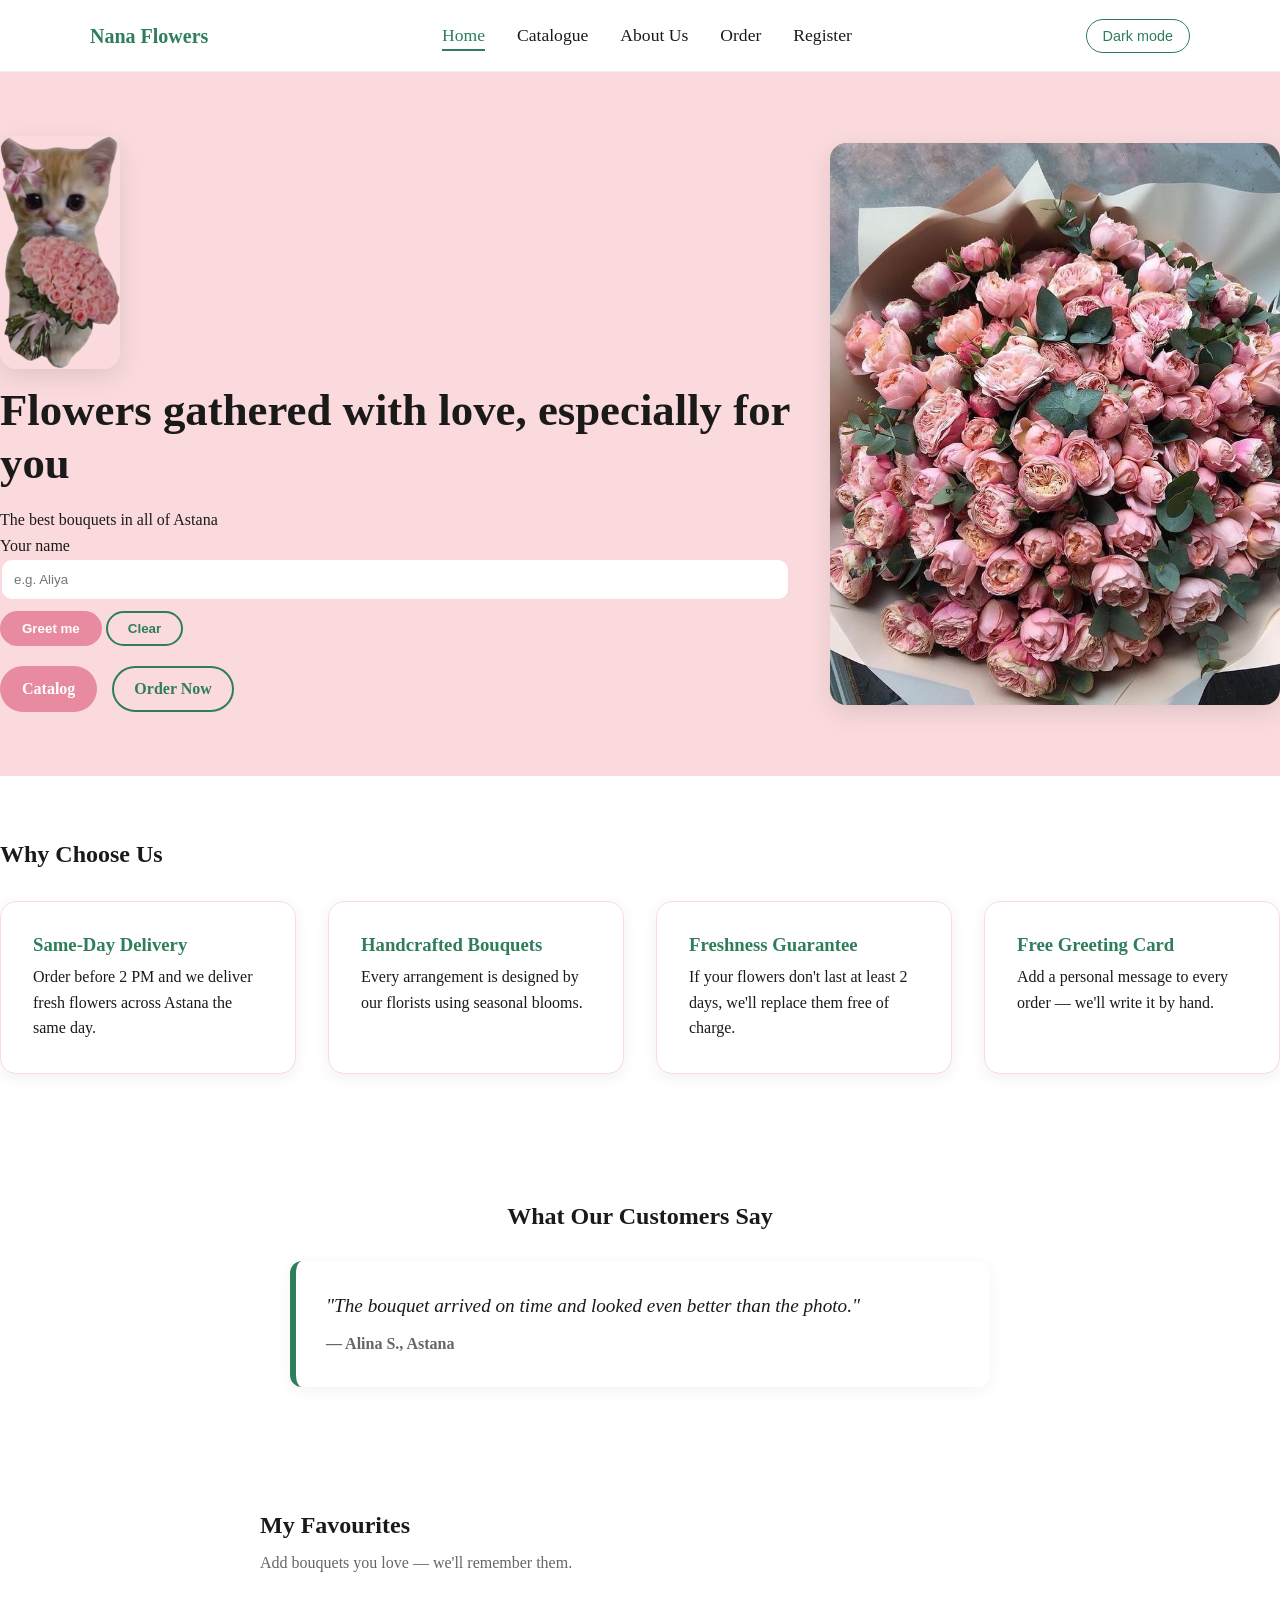
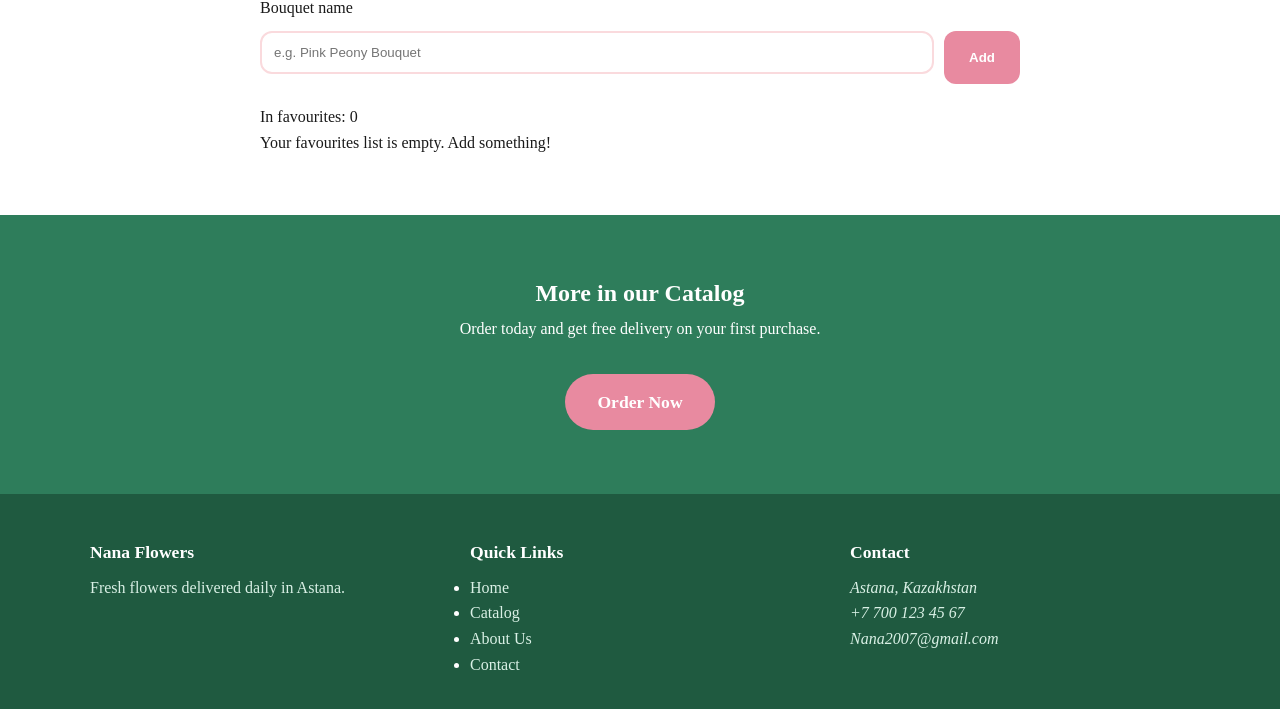
<file: index.html>
<!DOCTYPE html>
<html>
<head>
  <meta charset="UTF-8">
  <meta name="viewport" content="width=device-width, initial-scale=1.0">
  <title>Home Nana</title>
  <link rel="stylesheet" href="css/style.css">
  <link rel="stylesheet" href="css/responsive.css">
  <script src="https://code.jquery.com/jquery-3.7.1.min.js"></script>
  <script src="index.js" defer></script>
  <link rel="icon" type="image/png" href="images/faviconjpg.jpg">
</head>
   
<body>
  <header class="header">
    <nav class="navbar" aria-label="Main navigation">
      <a href="index.html" class="logo">Nana Flowers</a>
      <ul class="list">
        <li><a href="index.html" class="active" aria-current="page">Home</a></li>
        <li><a href="services.html">Catalogue</a></li>
        <li><a href="aboutus.html">About Us</a></li>
        <li><a href="contact.html">Order</a></li>
        <li><a href="register.html">Register</a></li>
      </ul>
      
      
      <button id="themeToggle" class="theme-toggle" type="button" aria-pressed="false">
        Dark mode
      </button>
    </nav>
  </header>

  <main>
    <section class="hero">
      <div class="hero__text">
        <img src="images/kotikk.png" class="kotik" alt="cat with flowers">
        <h1>Flowers gathered with love, especially for you</h1>
        <p>The best bouquets in all of Astana</p>
        <form id="welcomeForm" class="welcome-form" novalidate>
  <label for="userName" class="welcome-label">Your name</label>
  <input type="text" id="userName" placeholder="e.g. Aliya" autocomplete="name">
  <button type="submit" class="primary">Greet me</button>
  <button type="button" id="clearWelcome" class="secondary">Clear</button>
</form>
<p id="welcomeMessage" class="welcome-message" role="status" aria-live="polite"></p>
<p id="welcomeError" class="welcome-error" role="alert"></p>
        <div class="actions">
          <a href="services.html" class="primary">Catalog</a>
          <a href="contact.html" class="secondary">Order Now</a>
        </div>
      </div>
      <img src="images/flowers.jpg" class="flowers" alt="Nana Bouquet" loading="lazy">
    </section>

    <section class="benefits" aria-labelledby="benefits-title">
      <h2 id="benefits-title">Why Choose Us</h2>
      <div class="benefits__grid">
        <article class="benefit-card">
          <h3>Same-Day Delivery</h3>
          <p>Order before 2 PM and we deliver fresh flowers across Astana the same day.</p>
        </article>
        <article class="benefit-card">
          <h3>Handcrafted Bouquets</h3>
          <p>Every arrangement is designed by our florists using seasonal blooms.</p>
        </article>
        <article class="benefit-card">
          <h3>Freshness Guarantee</h3>
          <p>If your flowers don't last at least 2 days, we'll replace them free of charge.</p>
        </article>
        <article class="benefit-card">
          <h3>Free Greeting Card</h3>
          <p>Add a personal message to every order — we'll write it by hand.</p>
        </article>
      </div>
    </section>

    <section class="testimonial" aria-labelledby="testimonial-title">
      <h2 id="testimonial-title">What Our Customers Say</h2>
      <aside class="testimonial__quote">
        <blockquote>
          <p>"The bouquet arrived on time and looked even better than the photo."</p>
        </blockquote>
        <p class="testimonial__author">— Alina S., Astana</p>
      </aside>
    </section>
    
   <section class="favourites" aria-labelledby="favourites-title">
  <h2 id="favourites-title">My Favourites</h2>
  <p class="favourites-description">Add bouquets you love — we'll remember them.</p>

  <form id="favForm" novalidate>
    <label for="favInput">Bouquet name</label>
    <div class="flower-form-row">
      <input type="text" id="favInput" placeholder="e.g. Pink Peony Bouquet" autocomplete="off">
      <button type="submit">Add</button>
    </div>
  </form>

  <p id="flowerError" role="alert"></p>
  <p id="flowerCount">In favourites: <span id="favCount">0</span></p>
  <ul id="flowerList"></ul>
  <p id="emptyFavourites">Your favourites list is empty. Add something!</p>
</section>
    <section class="cta" aria-labelledby="cta-title">
      <h2 id="cta-title">More in our Catalog</h2>
      <p>Order today and get free delivery on your first purchase.</p>
      <a href="contact.html" class="btn btn--accent btn--large">Order Now</a>
    </section>
  </main>

  <footer class="site-footer">
    <div class="footer__columns">
      <div class="footer__col">
        <h3>Nana Flowers</h3>
        <p>Fresh flowers delivered daily in Astana.</p>
      </div>
      <div class="footer__col">
        <h3>Quick Links</h3>
        <ul>
          <li><a href="index.html">Home</a></li>
          <li><a href="services.html">Catalog</a></li>
          <li><a href="aboutus.html">About Us</a></li>
          <li><a href="contact.html">Contact</a></li>
        </ul>
      </div>
      <div class="footer__col">
        <h3>Contact</h3>
        <address>
          <p>Astana, Kazakhstan</p>
          <p><a href="tel:+77001234567">+7 700 123 45 67</a></p>
          <p><a href="mailto:Nana2007@gmail.com">Nana2007@gmail.com</a></p>
        </address>
      </div>
    </div>
  </footer>
</body>
</html>
</file>
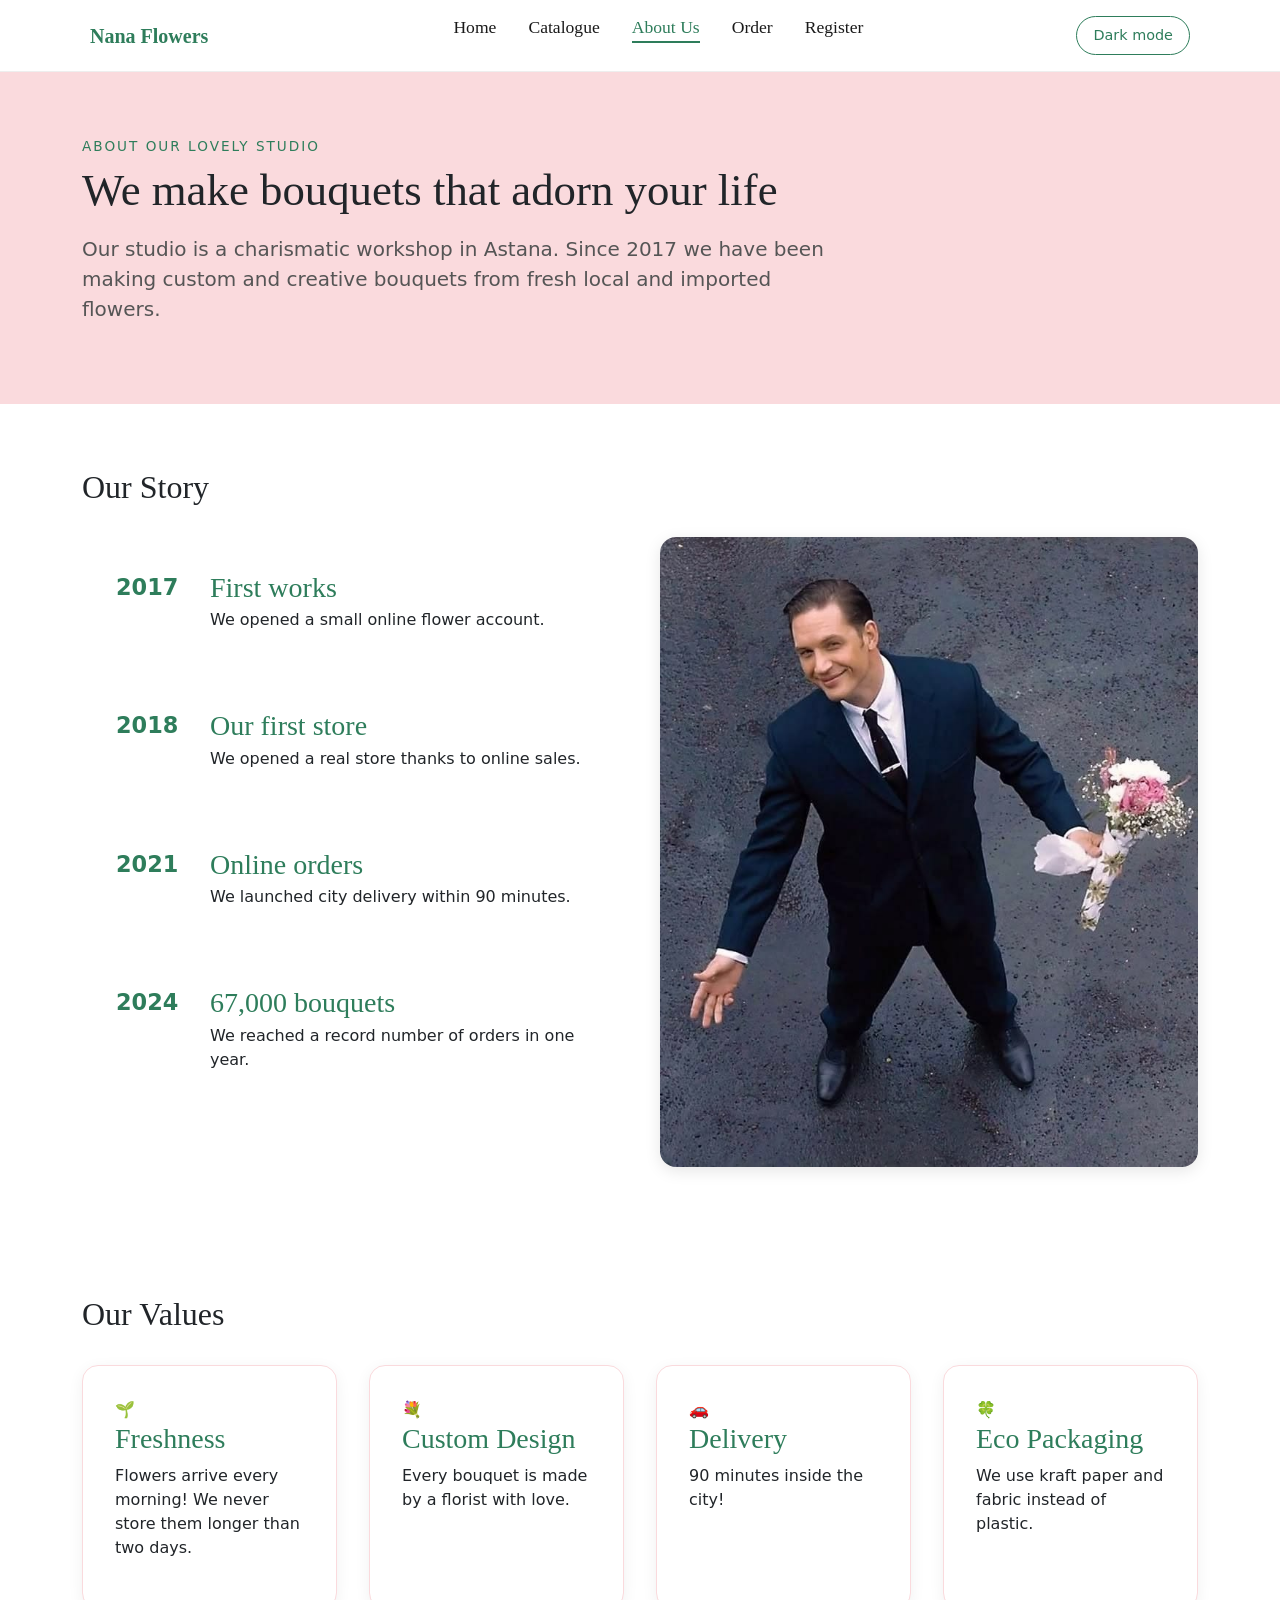
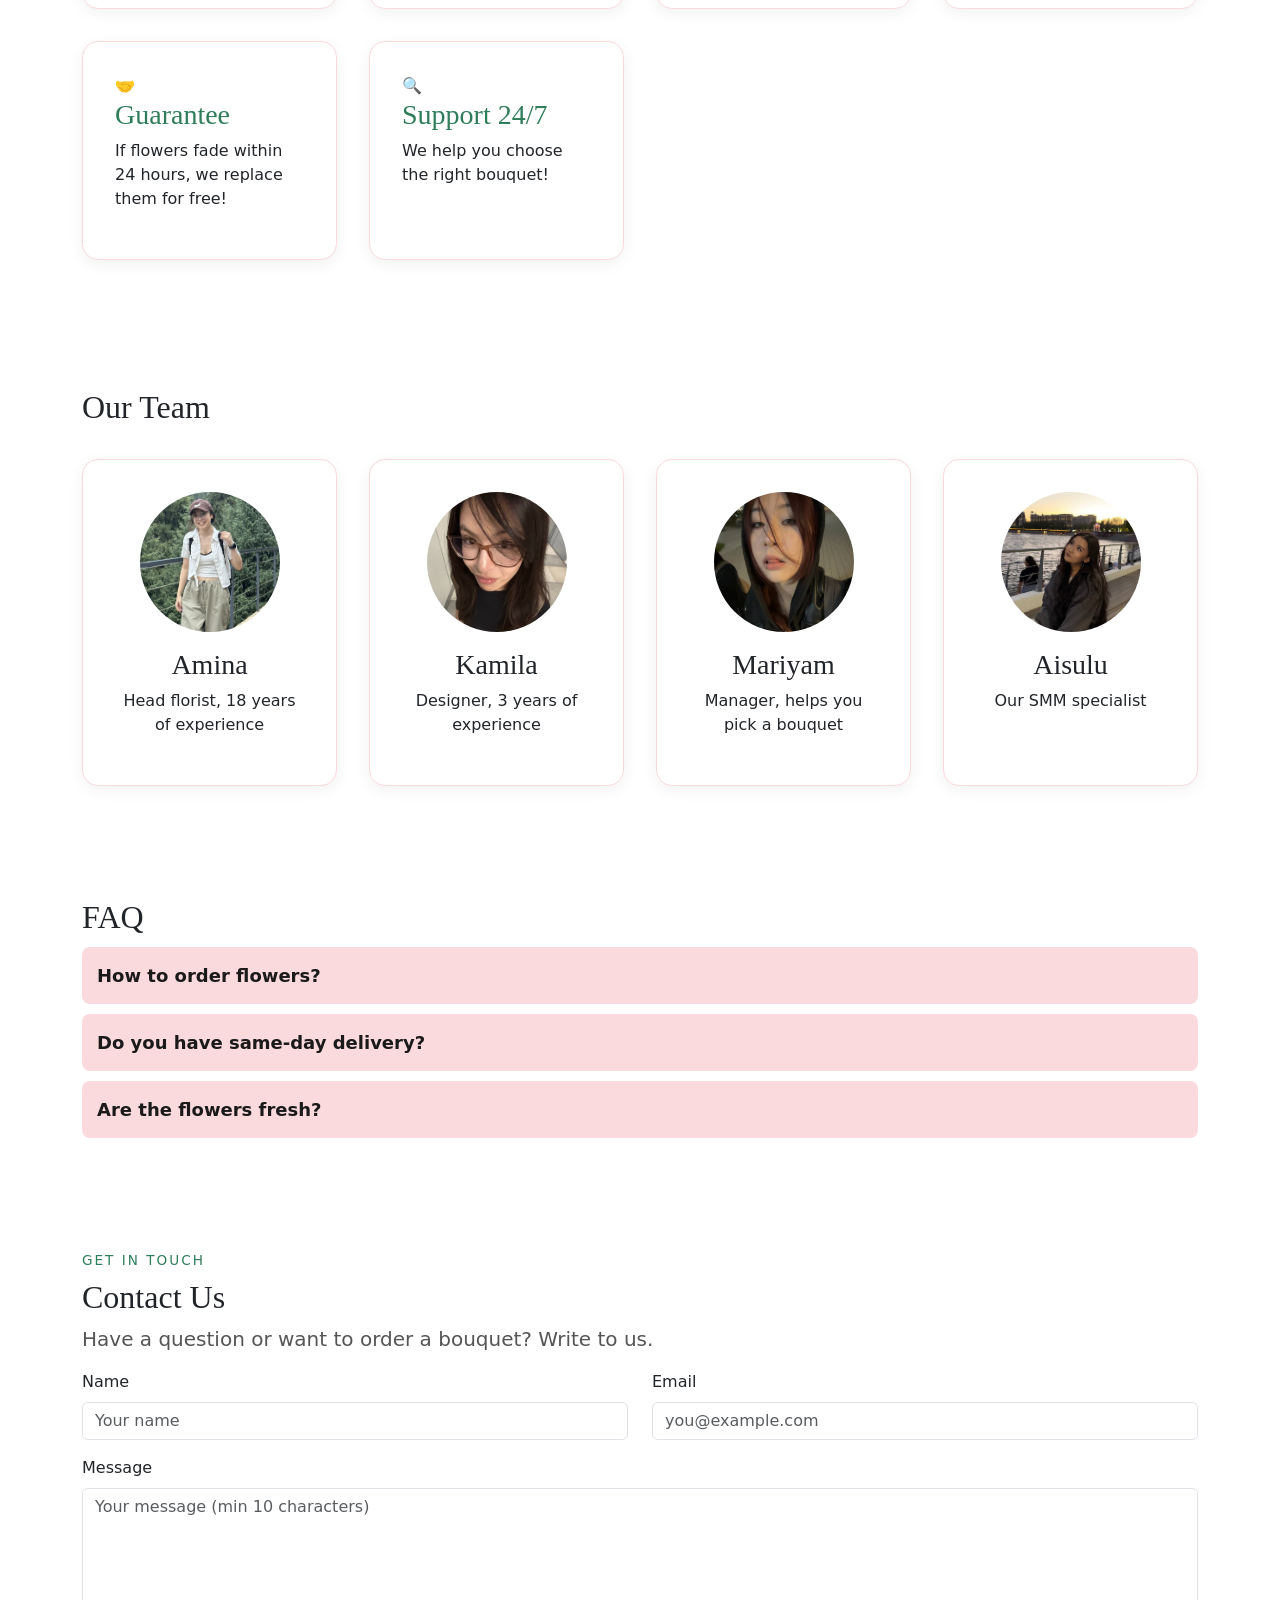
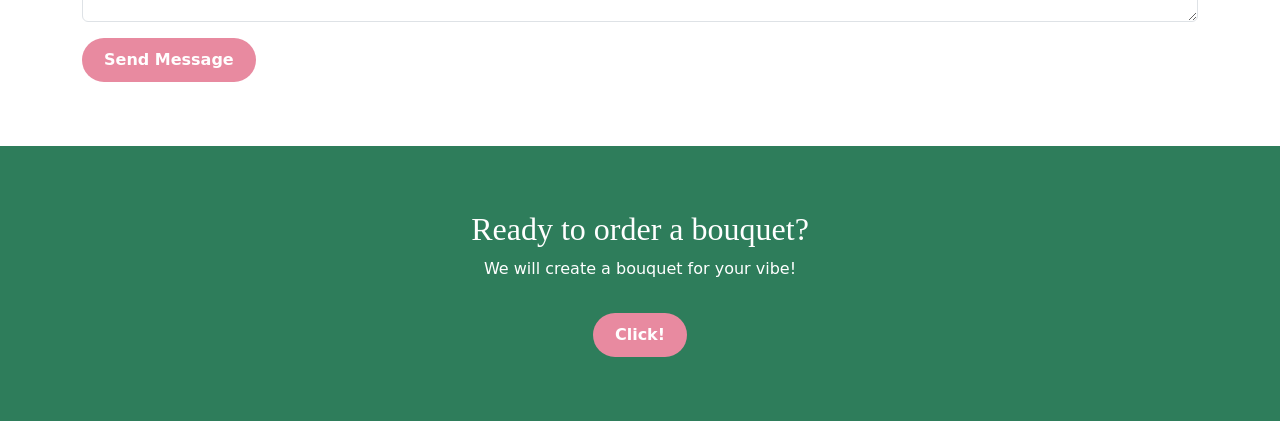
<file: aboutus.html>
<!DOCTYPE html>
<html lang="en">
<head>
    <meta charset="UTF-8">
    <meta name="viewport" content="width=device-width, initial-scale=1.0">
    <title>About Us — Nana Flowers</title>
    <link rel="stylesheet" href="css/style.css">
    <link rel="stylesheet" href="css/responsive.css">
    <link rel="icon" type="image/png" href="images/faviconjpg.jpg">
    <link href="https://cdn.jsdelivr.net/npm/bootstrap@5.3.0/dist/css/bootstrap.min.css" rel="stylesheet">
</head>
<body>
    <header class="header">
        <nav class="navbar">
            <a href="index.html" class="logo">Nana Flowers</a>
            <ul class="list">
                <li><a href="index.html">Home</a></li>
                <li><a href="services.html">Catalogue</a></li>
                <li><a href="aboutus.html" class="active">About Us</a></li>
                <li><a href="contact.html">Order</a></li>
                <li><a href="register.html">Register</a></li>
            </ul>
            <button id="themeToggle" class="theme-toggle" type="button">Dark mode</button>
        </nav>
    </header>

    <main>
        <section class="about">
            <div class="container">
                <p class="eyebrow">About our lovely studio</p>
                <h1>We make bouquets that adorn your life</h1>
                <p class="lead">Our studio is a charismatic workshop in Astana. Since 2017 we have been making custom and creative bouquets from fresh local and imported flowers.</p>
            </div>
        </section>

        <section class="story">
            <div class="container">
                <h2>Our Story</h2>
                <div class="storylayout">
                    <ol class="timeline">
                        <li class="timelineitem">
                            <span class="timelineyear">2017</span>
                            <div>
                                <h3>First works</h3>
                                <p>We opened a small online flower account.</p>
                            </div>
                        </li>
                        <li class="timelineitem">
                            <span class="timelineyear">2018</span>
                            <div>
                                <h3>Our first store</h3>
                                <p>We opened a real store thanks to online sales.</p>
                            </div>
                        </li>
                        <li class="timelineitem">
                            <span class="timelineyear">2021</span>
                            <div>
                                <h3>Online orders</h3>
                                <p>We launched city delivery within 90 minutes.</p>
                            </div>
                        </li>
                        <li class="timelineitem">
                            <span class="timelineyear">2024</span>
                            <div>
                                <h3>67,000 bouquets</h3>
                                <p>We reached a record number of orders in one year.</p>
                            </div>
                        </li>
                    </ol>
                    <div class="storyphoto">
                        <img src="images/memeee.jpg" alt="Beautiful flower bouquet">
                    </div>
                </div>
            </div>
        </section>

        <section class="values">
            <div class="container">
                <h2>Our Values</h2>
                <div class="valuesgrid">
                    <article class="valuecard">
                        <span class="valueicon">&#127793;</span>
                        <h3>Freshness</h3>
                        <p>Flowers arrive every morning! We never store them longer than two days.</p>
                    </article>
                    <article class="valuecard">
                        <span class="valueicon">&#128144;</span>
                        <h3>Custom Design</h3>
                        <p>Every bouquet is made by a florist with love.</p>
                    </article>
                    <article class="valuecard">
                        <span class="valueicon">&#128663;</span>
                        <h3>Delivery</h3>
                        <p>90 minutes inside the city!</p>
                    </article>
                    <article class="valuecard">
                        <span class="valueicon">&#127808;</span>
                        <h3>Eco Packaging</h3>
                        <p>We use kraft paper and fabric instead of plastic.</p>
                    </article>
                    <article class="valuecard">
                        <span class="valueicon">&#129309;</span>
                        <h3>Guarantee</h3>
                        <p>If flowers fade within 24 hours, we replace them for free!</p>
                    </article>
                    <article class="valuecard">
                        <span class="valueicon">&#128269;</span>
                        <h3>Support 24/7</h3>
                        <p>We help you choose the right bouquet!</p>
                    </article>
                </div>
            </div>
        </section>

        <section class="team">
            <div class="container">
                <h2>Our Team</h2>
                <div class="teamrow">
                    <article class="teamcard">
                        <img src="images/photoamim.jpg" alt="Amina - Head florist">
                        <h3>Amina</h3>
                        <p>Head florist, 18 years of experience</p>
                    </article>
                    <article class="teamcard">
                        <img src="images/photokama.jpg" alt="Kamila - Designer">
                        <h3>Kamila</h3>
                        <p>Designer, 3 years of experience</p>
                    </article>
                    <article class="teamcard">
                        <img src="images/photoMari.jpg" alt="Mariyam - Manager">
                        <h3>Mariyam</h3>
                        <p>Manager, helps you pick a bouquet</p>
                    </article>
                    <article class="teamcard">
                        <img src="images/photoAis.jpg" alt="Aisulu - SMM specialist">
                        <h3>Aisulu</h3>
                        <p>Our SMM specialist</p>
                    </article>
                </div>
            </div>
        </section>

        <section class="container my-5" id="faq-section">
            <h2>FAQ</h2>
            <div class="faq-list">
                <div class="faq-item">
                    <button class="faq-question" aria-expanded="false">How to order flowers?</button>
                    <div class="faq-answer" style="display: none;">
                        <p>You can call us or use the contact form on this page!</p>
                    </div>
                </div>
                <div class="faq-item">
                    <button class="faq-question" aria-expanded="false">Do you have same-day delivery?</button>
                    <div class="faq-answer" style="display: none;">
                        <p>Yes, if you order before 2 PM, we will deliver today in Astana.</p>
                    </div>
                </div>
                <div class="faq-item">
                    <button class="faq-question" aria-expanded="false">Are the flowers fresh?</button>
                    <div class="faq-answer" style="display: none;">
                        <p>We receive fresh flowers every morning. Guaranteed!</p>
                    </div>
                </div>
            </div>
        </section>

        <section class="contact-form-section" id="contact-form-section">
            <div class="container">
                <p class="eyebrow">Get in touch</p>
                <h2>Contact Us</h2>
                <p class="lead">Have a question or want to order a bouquet? Write to us.</p>
                
                <form novalidate id="contactForm">
                    <div class="row">
                        <div class="col-md-6 mb-3">
                            <label for="contactName" class="form-label">Name</label>
                            <input type="text" class="form-control" id="contactName" placeholder="Your name">
                            <span class="error-text" id="nameError" style="color: #C2185B; font-size: 14px; display: none;">Name is required (min 2 chars).</span>
                        </div>
                        <div class="col-md-6 mb-3">
                            <label for="contactEmail" class="form-label">Email</label>
                            <input type="email" class="form-control" id="contactEmail" placeholder="you@example.com">
                            <span class="error-text" id="emailError" style="color: #C2185B; font-size: 14px; display: none;">Please enter a valid email address.</span>
                        </div>
                        <div class="col-12 mb-3">
                            <label for="contactMessage" class="form-label">Message</label>
                            <textarea class="form-control" id="contactMessage" rows="5" placeholder="Your message (min 10 characters)"></textarea>
                            <span class="error-text" id="messageError" style="color: #C2185B; font-size: 14px; display: none;">Message must be at least 10 characters.</span>
                        </div>
                        <div class="col-12">
                            <button type="submit" class="btnaccent">Send Message</button>
                        </div>
                    </div>
                </form>
                
                <div id="successMessage" class="success-message" style="display: none;">
                    Thank you! Your message has been sent.
                </div>
            </div>
        </section>
    </main>

    <footer class="go">
        <div class="container">
            <h2>Ready to order a bouquet?</h2>
            <p>We will create a bouquet for your vibe!</p>
            <a href="contact.html" class="btnaccent">Click!</a>
        </div>
    </footer>

    <script src="https://code.jquery.com/jquery-3.6.0.min.js"></script>
    <script src="about.js"></script>
    <script>
        $(document).ready(function() {
            if (localStorage.getItem('theme') === 'dark') {
                $('body').addClass('dark-theme');
                $('#themeToggle').text('Light mode');
            }
            $('#themeToggle').on('click', function() {
                $('body').toggleClass('dark-theme');
                if ($('body').hasClass('dark-theme')) {
                    localStorage.setItem('theme', 'dark');
                    $(this).text('Light mode');
                } else {
                    localStorage.setItem('theme', 'light');
                    $(this).text('Dark mode');
                }
            });
        });
    </script>
</body>
</html>
</file>
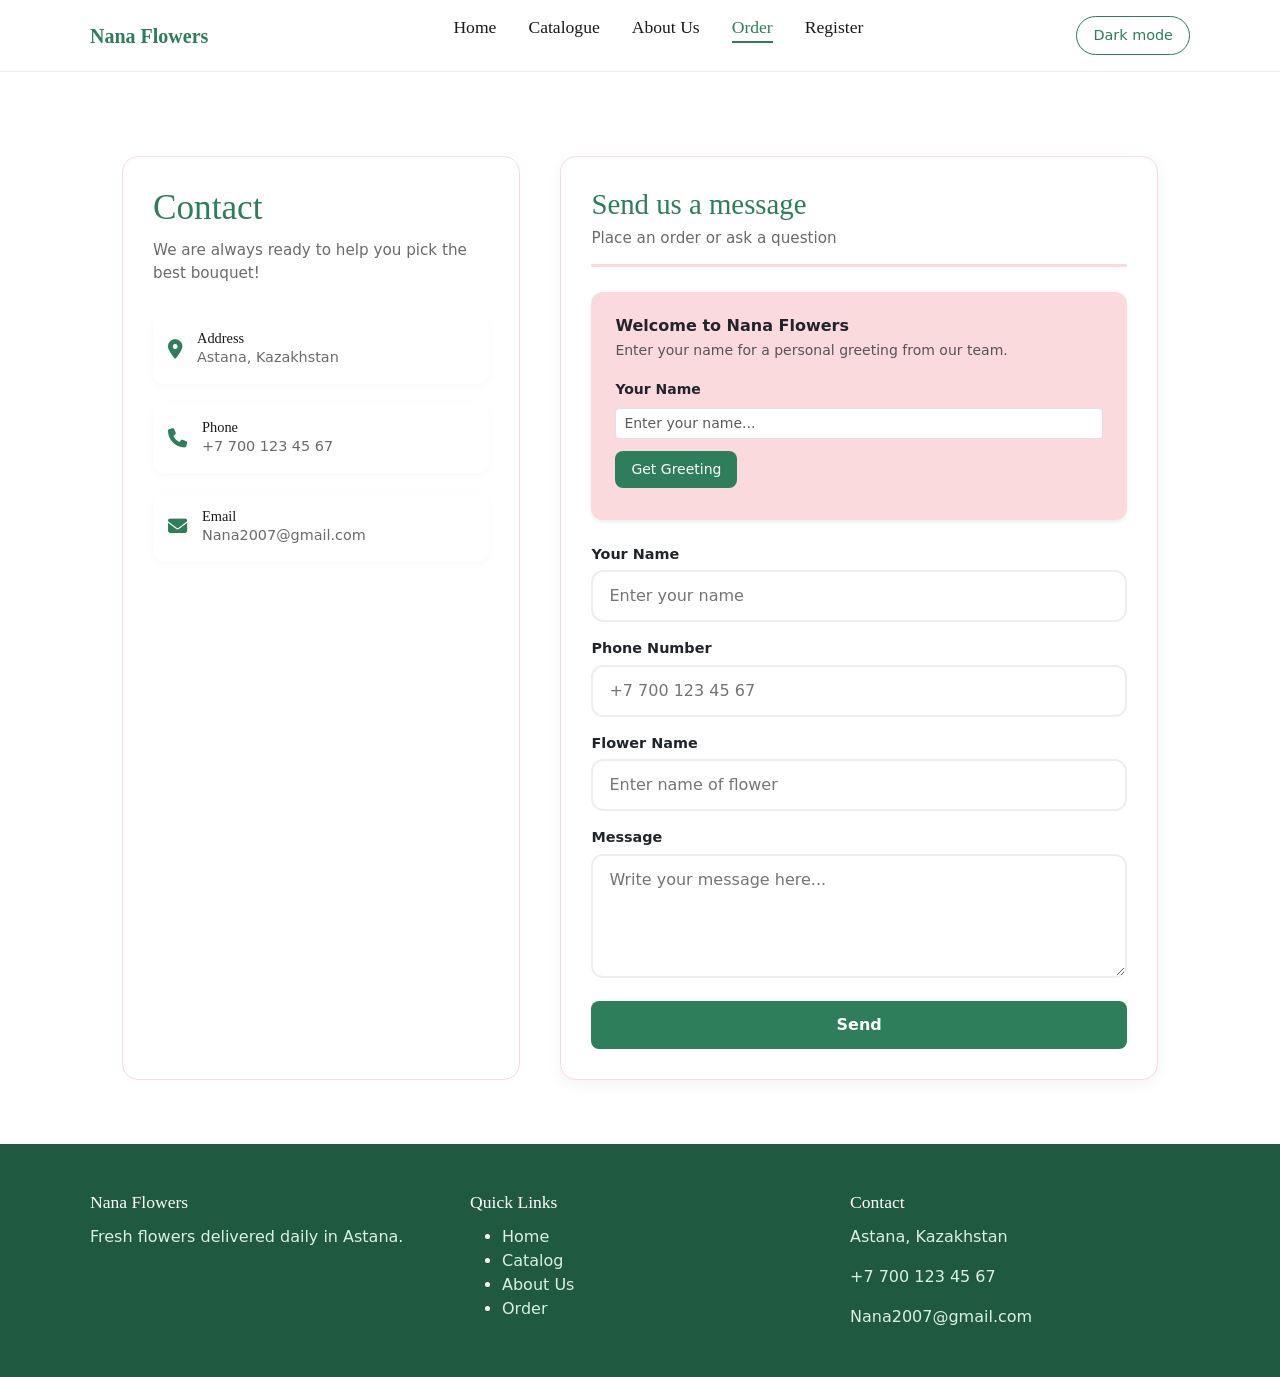
<file: contact.html>
<!DOCTYPE html>
<html lang="en">
<head>
    <meta charset="UTF-8">
    <meta name="viewport" content="width=device-width, initial-scale=1.0">
    <title>Nana Flowers — Order</title>
    <link rel="stylesheet" href="css/style.css">
    <link rel="stylesheet" href="css/responsive.css">
    <link rel="icon" type="image/png" href="images/faviconjpg.jpg">
    <link href="https://cdn.jsdelivr.net/npm/bootstrap@5.3.3/dist/css/bootstrap.min.css" rel="stylesheet">
    <link rel="stylesheet" href="https://cdnjs.cloudflare.com/ajax/libs/font-awesome/6.4.0/css/all.min.css">

</head>
<body>

    <header class="header">
        <nav class="navbar" aria-label="Main navigation">
            <a href="index.html" class="logo">Nana Flowers</a>
            <ul class="list">
                <li><a href="index.html">Home</a></li>
                <li><a href="services.html">Catalogue</a></li>
                <li><a href="aboutus.html">About Us</a></li>
                <li><a href="contact.html" class="active" aria-current="page">Order</a></li>
                <li><a href="register.html">Register</a></li>
            </ul>
            <button id="themeToggle" class="theme-toggle" type="button">Dark mode</button>
        </nav>
    </header>

    <main class="contact-page">
        <div class="container">
            <div class="contact-wrapper">

                <div class="contact-info-card">
                    <h1>Contact</h1>
                    <p class="card-subtitle">We are always ready to help you pick the best bouquet!</p>

                    <div class="contact-item">
                        <i class="fa-solid fa-location-dot"></i>
                        <div>
                            <h3>Address</h3>
                            <p>Astana, Kazakhstan</p>
                        </div>
                    </div>

                    <div class="contact-item">
                        <i class="fa-solid fa-phone"></i>
                        <div>
                            <h3>Phone</h3>
                            <p>+7 700 123 45 67</p>
                        </div>
                    </div>

                    <div class="contact-item">
                        <i class="fa-solid fa-envelope"></i>
                        <div>
                            <h3>Email</h3>
                            <p>Nana2007@gmail.com</p>
                        </div>
                    </div>
                </div>

                <div class="contact-form-card">
                    <h2>Send us a message</h2>
                    <p class="subtitle">Place an order or ask a question</p>
                    <div class="divider"></div>

                    <!-- Task 1: Greeting -->
                    <div class="mb-4 p-4 border rounded-3 bg-white shadow-sm" style="border-color: #f1f1f1 !important;">
                        <h4 class="h6 fw-bold mb-1 text-dark">Welcome to Nana Flowers</h4>
                        <p class="text-muted small mb-3">Enter your name for a personal greeting from our team.</p>
                        <div class="mb-2">
                            <label for="task0NameInput" class="form-label small fw-semibold">Your Name</label>
                            <input type="text" id="task0NameInput" class="form-control form-control-sm" placeholder="Enter your name...">
                        </div>
                        <button type="button" id="task0Btn" class="btn btn-dark btn-sm px-3 mt-1">Get Greeting</button>
                        <div id="task0Result" class="mt-2 small fw-bold"></div>
                    </div>

                    <!-- Task 5: Validation Form -->
                    <form action="#" method="post" class="needs-validation" novalidate>

                        <div class="input-box mb-3">
                            <label for="userName" class="form-label">Your Name</label>
                            <input type="text" id="userName" name="userName" placeholder="Enter your name" minlength="2" required>
                            <div class="invalid-feedback">Please enter at least 2 characters.</div>
                        </div>

                        <div class="input-box mb-3">
                            <label for="userPhone" class="form-label">Phone Number</label>
                            <input type="tel" id="userPhone" name="userPhone" placeholder="+7 700 123 45 67" pattern="^(\+7|8)[0-9]{10}$" required>
                            <div class="invalid-feedback">Enter a valid 11-digit KZ number (e.g. +77001234567 or 87001234567).</div>
                        </div>

                        <div class="input-box mb-3">
                            <label for="flowerName" class="form-label">Flower Name</label>
                            <input type="text" id="flowerName" name="flowerName" placeholder="Enter name of flower" minlength="2" required>
                            <div class="invalid-feedback">Please specify the flower name.</div>
                        </div>

                        <div class="input-box mb-3">
                            <label for="userMessage" class="form-label">Message</label>
                            <textarea id="userMessage" name="userMessage" placeholder="Write your message here..." minlength="10" maxlength="500" rows="4" required></textarea>
                            <div class="invalid-feedback">Message must be between 10 and 500 characters.</div>
                        </div>

                        <div class="button mt-3">
                            <button type="submit" class="btn-send-main">Send</button>
                        </div>

                    </form>
                </div>

            </div>
        </div>
    </main>

    <footer class="site-footer">
        <div class="footer__columns">
            <div class="footer__col">
                <h3>Nana Flowers</h3>
                <p>Fresh flowers delivered daily in Astana.</p>
            </div>
            <div class="footer__col">
                <h3>Quick Links</h3>
                <ul>
                    <li><a href="index.html">Home</a></li>
                    <li><a href="services.html">Catalog</a></li>
                    <li><a href="aboutus.html">About Us</a></li>
                    <li><a href="contact.html">Order</a></li>
                </ul>
            </div>
            <div class="footer__col">
                <h3>Contact</h3>
                <address>
                    <p>Astana, Kazakhstan</p>
                    <p><a href="tel:+77001234567">+7 700 123 45 67</a></p>
                    <p><a href="mailto:Nana2007@gmail.com">Nana2007@gmail.com</a></p>
                </address>
            </div>
        </div>
    </footer>
    <script src="https://code.jquery.com/jquery-3.6.0.min.js"></script>
    <script src="https://cdn.jsdelivr.net/npm/bootstrap@5.3.3/dist/js/bootstrap.bundle.min.js"></script>
    <script src="contact.js"></script>
</body>
</html>
</file>
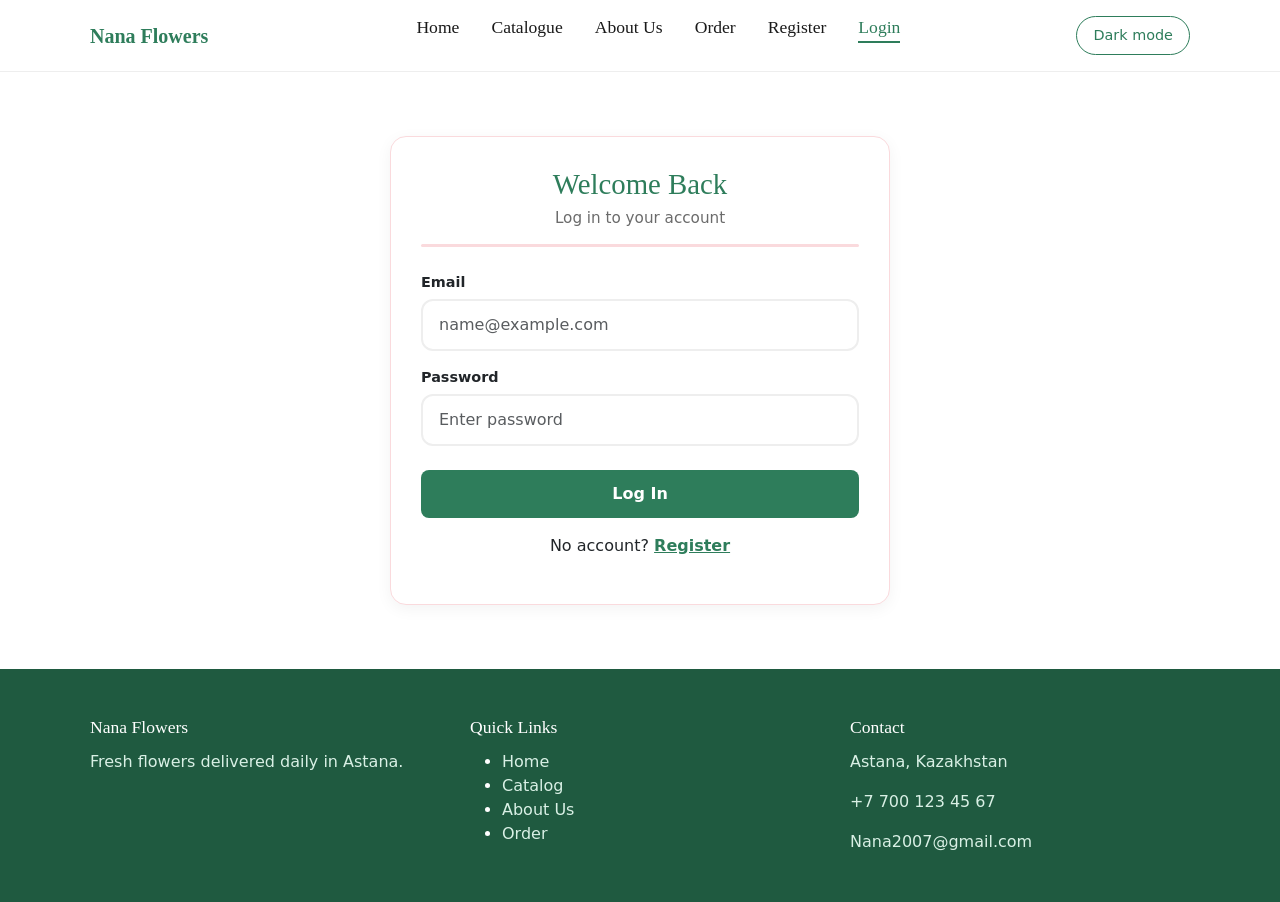
<file: login.html>
<!DOCTYPE html>
<html lang="en">
<head>
    <meta charset="UTF-8">
    <meta name="viewport" content="width=device-width, initial-scale=1.0">
    <title>Nana Flowers — Login</title>
    <link rel="stylesheet" href="css/style.css">
    <link rel="stylesheet" href="css/responsive.css">
    <link rel="icon" type="image/png" href="images/faviconjpg.jpg">
    <link href="https://cdn.jsdelivr.net/npm/bootstrap@5.3.3/dist/css/bootstrap.min.css" rel="stylesheet">
    <link rel="stylesheet" href="https://cdnjs.cloudflare.com/ajax/libs/font-awesome/6.4.0/css/all.min.css">
</head>
<body>

    <header class="header">
        <nav class="navbar" aria-label="Main navigation">
            <a href="index.html" class="logo">Nana Flowers</a>
            <ul class="list">
                <li><a href="index.html">Home</a></li>
                <li><a href="services.html">Catalogue</a></li>
                <li><a href="aboutus.html">About Us</a></li>
                <li><a href="contact.html">Order</a></li>
                <li><a href="register.html">Register</a></li>
                <li><a href="login.html" class="active" aria-current="page">Login</a></li>
            </ul>
            <button id="themeToggle" class="theme-toggle" type="button">Dark mode</button>
        </nav>
    </header>

    <main class="contact-page">
        <div class="container">
            <div class="contact-wrapper" style="grid-template-columns: 1fr; max-width: 500px; margin: 0 auto;">
                <div class="contact-form-card">
                    <h2 class="text-center">Welcome Back</h2>
                    <p class="subtitle text-center">Log in to your account</p>
                    <div class="divider"></div>

                    <form id="loginForm" novalidate>
                        <div class="input-box mb-3">
                            <label for="loginEmail" class="form-label">Email</label>
                            <input type="email" id="loginEmail" class="form-control" placeholder="name@example.com" required>
                            <div class="invalid-feedback">Valid email required.</div>
                        </div>

                        <div class="input-box mb-4">
                            <label for="loginPassword" class="form-label">Password</label>
                            <input type="password" id="loginPassword" class="form-control" placeholder="Enter password" required>
                            <div class="invalid-feedback">Password required.</div>
                        </div>

                        <button type="submit" class="btn-send-main">Log In</button>
                    </form>

                    <div id="loginError" class="alert alert-danger mt-3 d-none" role="alert"></div>

                    <p class="text-center mt-3">
                        No account? <a href="register.html" style="color: #2E7D5B; font-weight: bold;">Register</a>
                    </p>
                </div>
            </div>
        </div>
    </main>

    <footer class="site-footer">
        <div class="footer__columns">
            <div class="footer__col">
                <h3>Nana Flowers</h3>
                <p>Fresh flowers delivered daily in Astana.</p>
            </div>
            <div class="footer__col">
                <h3>Quick Links</h3>
                <ul>
                    <li><a href="index.html">Home</a></li>
                    <li><a href="services.html">Catalog</a></li>
                    <li><a href="aboutus.html">About Us</a></li>
                    <li><a href="contact.html">Order</a></li>
                </ul>
            </div>
            <div class="footer__col">
                <h3>Contact</h3>
                <address>
                    <p>Astana, Kazakhstan</p>
                    <p><a href="tel:+77001234567">+7 700 123 45 67</a></p>
                    <p><a href="mailto:Nana2007@gmail.com">Nana2007@gmail.com</a></p>
                </address>
            </div>
        </div>
    </footer>

    <script src="https://code.jquery.com/jquery-3.6.0.min.js"></script>
    <script src="js/auth.js"></script>
    <script>
        $(document).ready(function() {
            function applyTheme(theme) {
                if (theme === 'dark') {
                    $('body').addClass('dark-theme');
                    $('#themeToggle').text('Light mode');
                } else {
                    $('body').removeClass('dark-theme');
                    $('#themeToggle').text('Dark mode');
                }
            }
            applyTheme(localStorage.getItem('theme') || 'light');
            
            $('#themeToggle').on('click', function () {
                const isDark = $('body').hasClass('dark-theme');
                const newTheme = isDark ? 'light' : 'dark';
                localStorage.setItem('theme', newTheme);
                applyTheme(newTheme);
            });
        });

        document.getElementById('loginForm').addEventListener('submit', function(e) {
            e.preventDefault();
            const email = document.getElementById('loginEmail').value.trim();
            const pass = document.getElementById('loginPassword').value;
            const errBox = document.getElementById('loginError');

            if (!this.checkValidity()) {
                this.classList.add('was-validated');
                return;
            }

            const result = loginUser(email, pass);
            
            if (result.success) {
                window.location.href = 'profile.html';
            } else {
                errBox.textContent = result.message;
                errBox.classList.remove('d-none');
            }
        });
    </script>
</body>
</html>
</file>
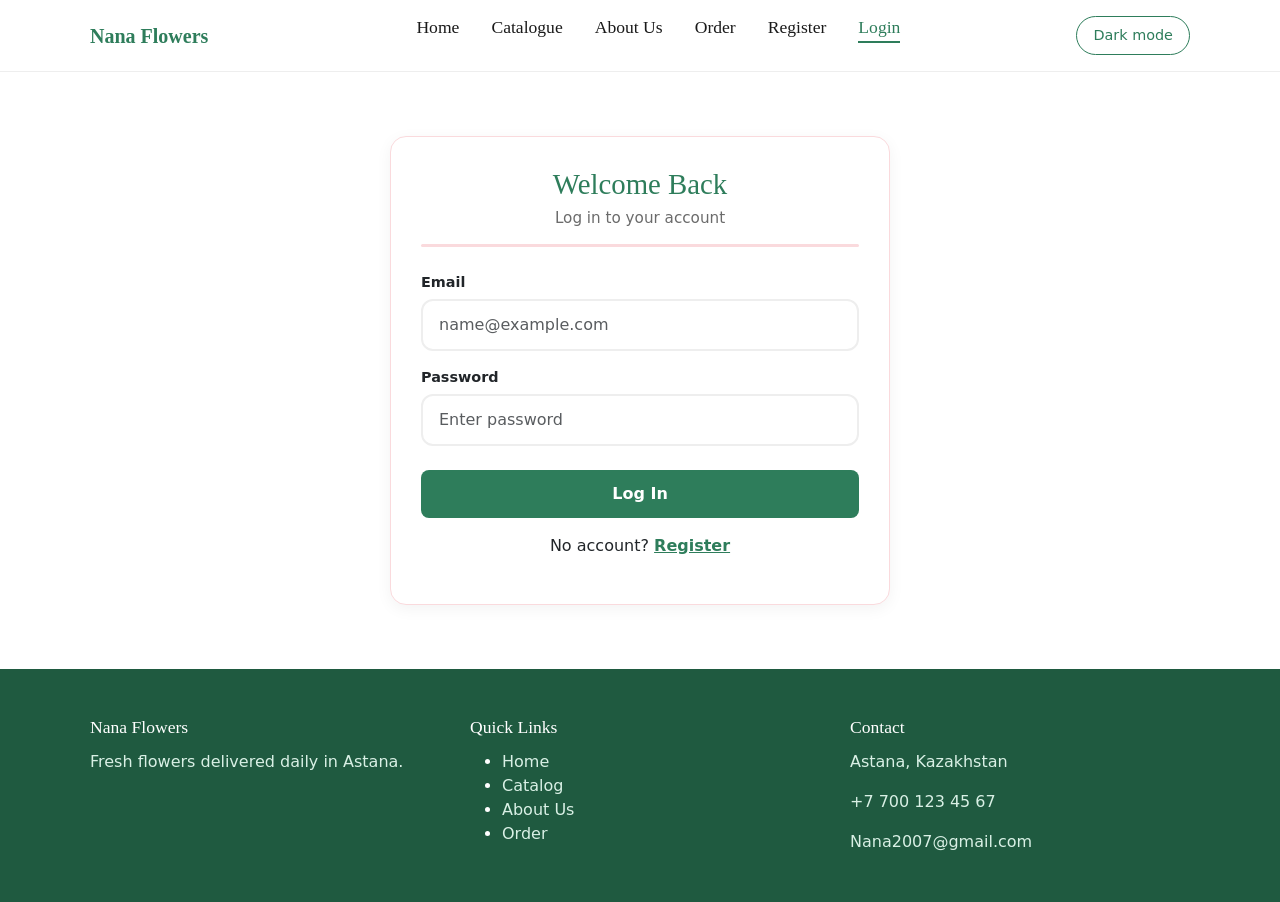
<file: profile.html>
<!DOCTYPE html>
<html lang="en">
<head>
    <meta charset="UTF-8">
    <meta name="viewport" content="width=device-width, initial-scale=1.0">
    <title>Nana Flowers — Profile</title>
    <link rel="stylesheet" href="css/style.css">
    <link rel="stylesheet" href="css/responsive.css">
    <link href="https://cdn.jsdelivr.net/npm/bootstrap@5.3.3/dist/css/bootstrap.min.css" rel="stylesheet">
</head>
<body>
    <header class="header">
        <nav class="navbar">
            <a href="index.html" class="logo">Nana Flowers</a>
            <ul class="list">
                <li><a href="index.html">Home</a></li>
                <li><a href="services.html">Catalogue</a></li>
                <li><a href="aboutus.html">About Us</a></li>
                <li><a href="contact.html">Order</a></li>
                <li><a href="register.html">Register</a></li>
                <li><a href="login.html">Login</a></li>
            </ul>
            <button id="themeToggle" class="theme-toggle" type="button">Dark mode</button>
        </nav>
    </header>

    <main class="contact-page">
        <div class="container">
            <div class="contact-wrapper" style="grid-template-columns: 1fr; max-width: 500px; margin: 0 auto;">
                <div class="contact-form-card">
                    <h2>Hello, <span id="userNameDisplay"></span>!</h2>
                    <div class="divider"></div>
                    <div id="profileDetails" class="mb-4"></div>
                    <button id="logoutBtn" class="btn-send-main" style="background: #E88AA0;">Log Out</button>
                </div>
            </div>
        </div>
    </main>

    <script src="js/auth.js"></script>
    <script>
        const currentUser = checkAuth();

        if (currentUser) {
            document.getElementById('userNameDisplay').textContent = currentUser.firstName;
            document.getElementById('profileDetails').innerHTML = `
                <p><strong>Name:</strong> ${currentUser.firstName} ${currentUser.lastName}</p>
                <p><strong>Email:</strong> ${currentUser.email}</p>
                <p><strong>Country:</strong> ${currentUser.country}</p>
            `;
            document.getElementById('logoutBtn').addEventListener('click', logoutUser);
        }
    </script>
</body>
</html>
</file>
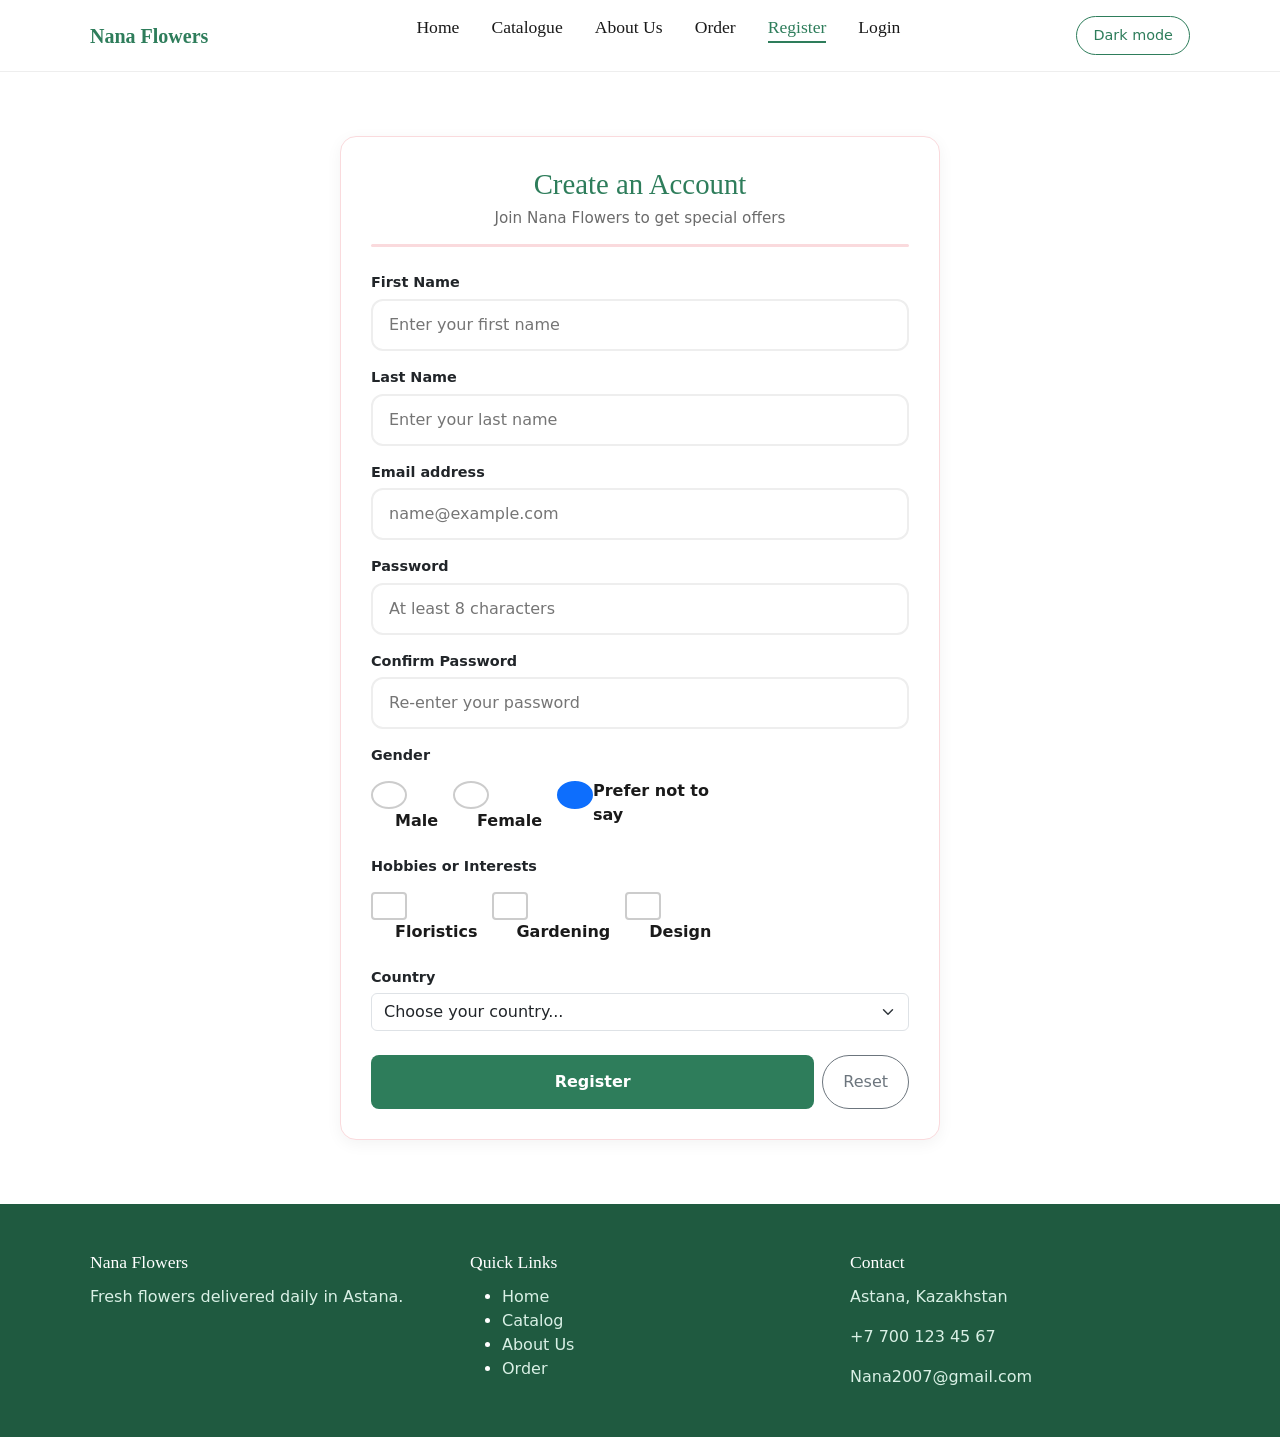
<file: register.html>
<!DOCTYPE html>
<html lang="en">
<head>
    <meta charset="UTF-8">
    <meta name="viewport" content="width=device-width, initial-scale=1.0">
    <title>Nana Flowers — Registration</title>
    <link rel="stylesheet" href="css/style.css">
    <link rel="stylesheet" href="css/responsive.css">
    <link rel="icon" type="image/png" href="images/faviconjpg.jpg">
    <link href="https://cdn.jsdelivr.net/npm/bootstrap@5.3.3/dist/css/bootstrap.min.css" rel="stylesheet">
    <link rel="stylesheet" href="https://cdnjs.cloudflare.com/ajax/libs/font-awesome/6.4.0/css/all.min.css">
</head>
<body>

    <header class="header">
        <nav class="navbar" aria-label="Main navigation">
            <a href="index.html" class="logo">Nana Flowers</a>
            <ul class="list">
                <li><a href="index.html">Home</a></li>
                <li><a href="services.html">Catalogue</a></li>
                <li><a href="aboutus.html">About Us</a></li>
                <li><a href="contact.html">Order</a></li>
                <li><a href="register.html" class="active" aria-current="page">Register</a></li>
                <li><a href="login.html">Login</a></li>
            </ul>
            <button id="themeToggle" class="theme-toggle" type="button">Dark mode</button>
        </nav>
    </header>

    <main class="contact-page">
        <div class="container">
            <div class="contact-wrapper" style="grid-template-columns: 1fr; max-width: 600px; margin: 0 auto;">
                <div class="contact-form-card">
                    <h2 class="text-center">Create an Account</h2>
                    <p class="subtitle text-center">Join Nana Flowers to get special offers</p>
                    <div class="divider"></div>

                    <form action="#" method="post" class="needs-validation" id="registrationForm" novalidate>
                        
                        <div class="input-box mb-3">
                            <label for="firstName" class="form-label">First Name</label>
                            <input type="text" id="firstName" name="firstName" placeholder="Enter your first name" minlength="2" required>
                            <div class="invalid-feedback">First name must be at least 2 characters.</div>
                        </div>

                        <div class="input-box mb-3">
                            <label for="lastName" class="form-label">Last Name</label>
                            <input type="text" id="lastName" name="lastName" placeholder="Enter your last name" minlength="2" required>
                            <div class="invalid-feedback">Last name must be at least 2 characters.</div>
                        </div>

                        <div class="input-box mb-3">
                            <label for="regEmail" class="form-label">Email address</label>
                            <input type="email" id="regEmail" name="regEmail" placeholder="name@example.com" required>
                            <div class="invalid-feedback">Please enter a valid email address.</div>
                        </div>

                        <div class="input-box mb-3">
                            <label for="password" class="form-label">Password</label>
                            <input type="password" id="password" name="password" placeholder="At least 8 characters" minlength="8" required>
                            <div class="invalid-feedback">Password must be at least 8 characters long.</div>
                        </div>

                        <div class="input-box mb-3">
                            <label for="confirmPassword" class="form-label">Confirm Password</label>
                            <input type="password" id="confirmPassword" name="confirmPassword" placeholder="Re-enter your password" required>
                            <div class="invalid-feedback" id="passwordMatchFeedback">Passwords must match.</div>
                        </div>

                        <fieldset class="input-box mb-3">
                            <legend class="form-label" style="font-weight: bold; font-size: 0.9rem; margin-bottom: 10px;">Gender</legend>
                            <div class="custom-radio-group">
                                <div class="form-check custom-check">
                                    <input class="form-check-input" type="radio" name="gender" id="genderMale" value="male">
                                    <label class="form-check-label" for="genderMale">Male</label>
                                </div>
                                <div class="form-check custom-check">
                                    <input class="form-check-input" type="radio" name="gender" id="genderFemale" value="female">
                                    <label class="form-check-label" for="genderFemale">Female</label>
                                </div>
                                <div class="form-check custom-check">
                                    <input class="form-check-input" type="radio" name="gender" id="genderOther" value="prefer_not_to_say" checked>
                                    <label class="form-check-label" for="genderOther">Prefer not to say</label>
                                </div>
                            </div>
                        </fieldset>

                        <div class="input-box mb-3">
                            <label class="form-label" style="font-weight: bold; font-size: 0.9rem; margin-bottom: 10px;">Hobbies or Interests</label>
                            <div class="custom-checkbox-group">
                                <div class="form-check custom-check">
                                    <input class="form-check-input" type="checkbox" value="flowers" id="hobbyFlowers" name="hobbies">
                                    <label class="form-check-label" for="hobbyFlowers">Floristics</label>
                                </div>
                                <div class="form-check custom-check">
                                    <input class="form-check-input" type="checkbox" value="gardening" id="hobbyGardening" name="hobbies">
                                    <label class="form-check-label" for="hobbyGardening">Gardening</label>
                                </div>
                                <div class="form-check custom-check">
                                    <input class="form-check-input" type="checkbox" value="design" id="hobbyDesign" name="hobbies">
                                    <label class="form-check-label" for="hobbyDesign">Design</label>
                                </div>
                            </div>
                        </div>

                        <div class="input-box mb-4">
                            <label for="country" class="form-label" style="font-weight: bold; font-size: 0.9rem;">Country</label>
                            <select id="country" name="country" class="form-select custom-select" required>
                                <option selected disabled value="">Choose your country...</option>
                                <option value="Kazakhstan">Kazakhstan</option>
                                <option value="Uzbekistan">Uzbekistan</option>
                                <option value="Kyrgyzstan">Kyrgyzstan</option>
                                <option value="Other">Other</option>
                            </select>
                            <div class="invalid-feedback">Please select a valid country.</div>
                        </div>
                        
                        <div class="d-flex gap-2">
                            <button type="submit" class="btn-send-main">Register</button>
                            <button type="reset" class="btn btn-outline-secondary" id="resetBtn" style="border-radius: 999px; padding: 14px 20px;">Reset</button>
                        </div>

                    </form>

                    <div id="successMessage" class="alert alert-success mt-3 d-none" role="alert">
                        Registration successful! Redirecting...
                    </div>

                </div>
            </div>
        </div>
    </main>

    <footer class="site-footer">
        <div class="footer__columns">
            <div class="footer__col">
                <h3>Nana Flowers</h3>
                <p>Fresh flowers delivered daily in Astana.</p>
            </div>
            <div class="footer__col">
                <h3>Quick Links</h3>
                <ul>
                    <li><a href="index.html">Home</a></li>
                    <li><a href="services.html">Catalog</a></li>
                    <li><a href="aboutus.html">About Us</a></li>
                    <li><a href="contact.html">Order</a></li>
                </ul>
            </div>
            <div class="footer__col">
                <h3>Contact</h3>
                <address>
                    <p>Astana, Kazakhstan</p>
                    <p><a href="tel:+77001234567">+7 700 123 45 67</a></p>
                    <p><a href="mailto:Nana2007@gmail.com">Nana2007@gmail.com</a></p>
                </address>
            </div>
        </div>
    </footer>

    <script src="https://code.jquery.com/jquery-3.6.0.min.js"></script>
    <script src="js/auth.js"></script>
    <script>
        $(document).ready(function() {
            function applyTheme(theme) {
                if (theme === 'dark') {
                    $('body').addClass('dark-theme');
                    $('#themeToggle').text('Light mode');
                } else {
                    $('body').removeClass('dark-theme');
                    $('#themeToggle').text('Dark mode');
                }
            }
            applyTheme(localStorage.getItem('theme') || 'light');
            $('#themeToggle').on('click', function () {
                const isDark = $('body').hasClass('dark-theme');
                const newTheme = isDark ? 'light' : 'dark';
                localStorage.setItem('theme', newTheme);
                applyTheme(newTheme);
            });
        });

        (function () {
            'use strict'
            const form = document.getElementById('registrationForm');
            const password = document.getElementById('password');
            const confirmPassword = document.getElementById('confirmPassword');
            const successMessage = document.getElementById('successMessage');
            const resetBtn = document.getElementById('resetBtn');

            form.addEventListener('submit', function (event) {
                let isValid = true;

                if (password.value !== confirmPassword.value) {
                    confirmPassword.setCustomValidity("Passwords don't match");
                    isValid = false;
                } else {
                    confirmPassword.setCustomValidity("");
                }

                if (!form.checkValidity() || !isValid) {
                    event.preventDefault();
                    event.stopPropagation();
                    form.classList.add('was-validated');
                } else {
                    event.preventDefault(); 
                    
                    const userData = {
                        firstName: document.getElementById('firstName').value.trim(),
                        lastName: document.getElementById('lastName').value.trim(),
                        email: document.getElementById('regEmail').value.trim(),
                        password: password.value,
                        gender: document.querySelector('input[name="gender"]:checked').value,
                        country: document.getElementById('country').value,
                        registeredAt: new Date().toLocaleDateString()
                    };

                    successMessage.classList.remove('d-none');
                    registerUser(userData);
                }
            }, false);

            resetBtn.addEventListener('click', function() {
                form.classList.remove('was-validated');
                successMessage.classList.add('d-none');
                form.reset();
            });

            confirmPassword.addEventListener('input', function() {
                if (password.value === confirmPassword.value) {
                    confirmPassword.setCustomValidity('');
                } else {
                    confirmPassword.setCustomValidity("Passwords don't match");
                }
            });
        })();
    </script>
</body>
</html>
</file>
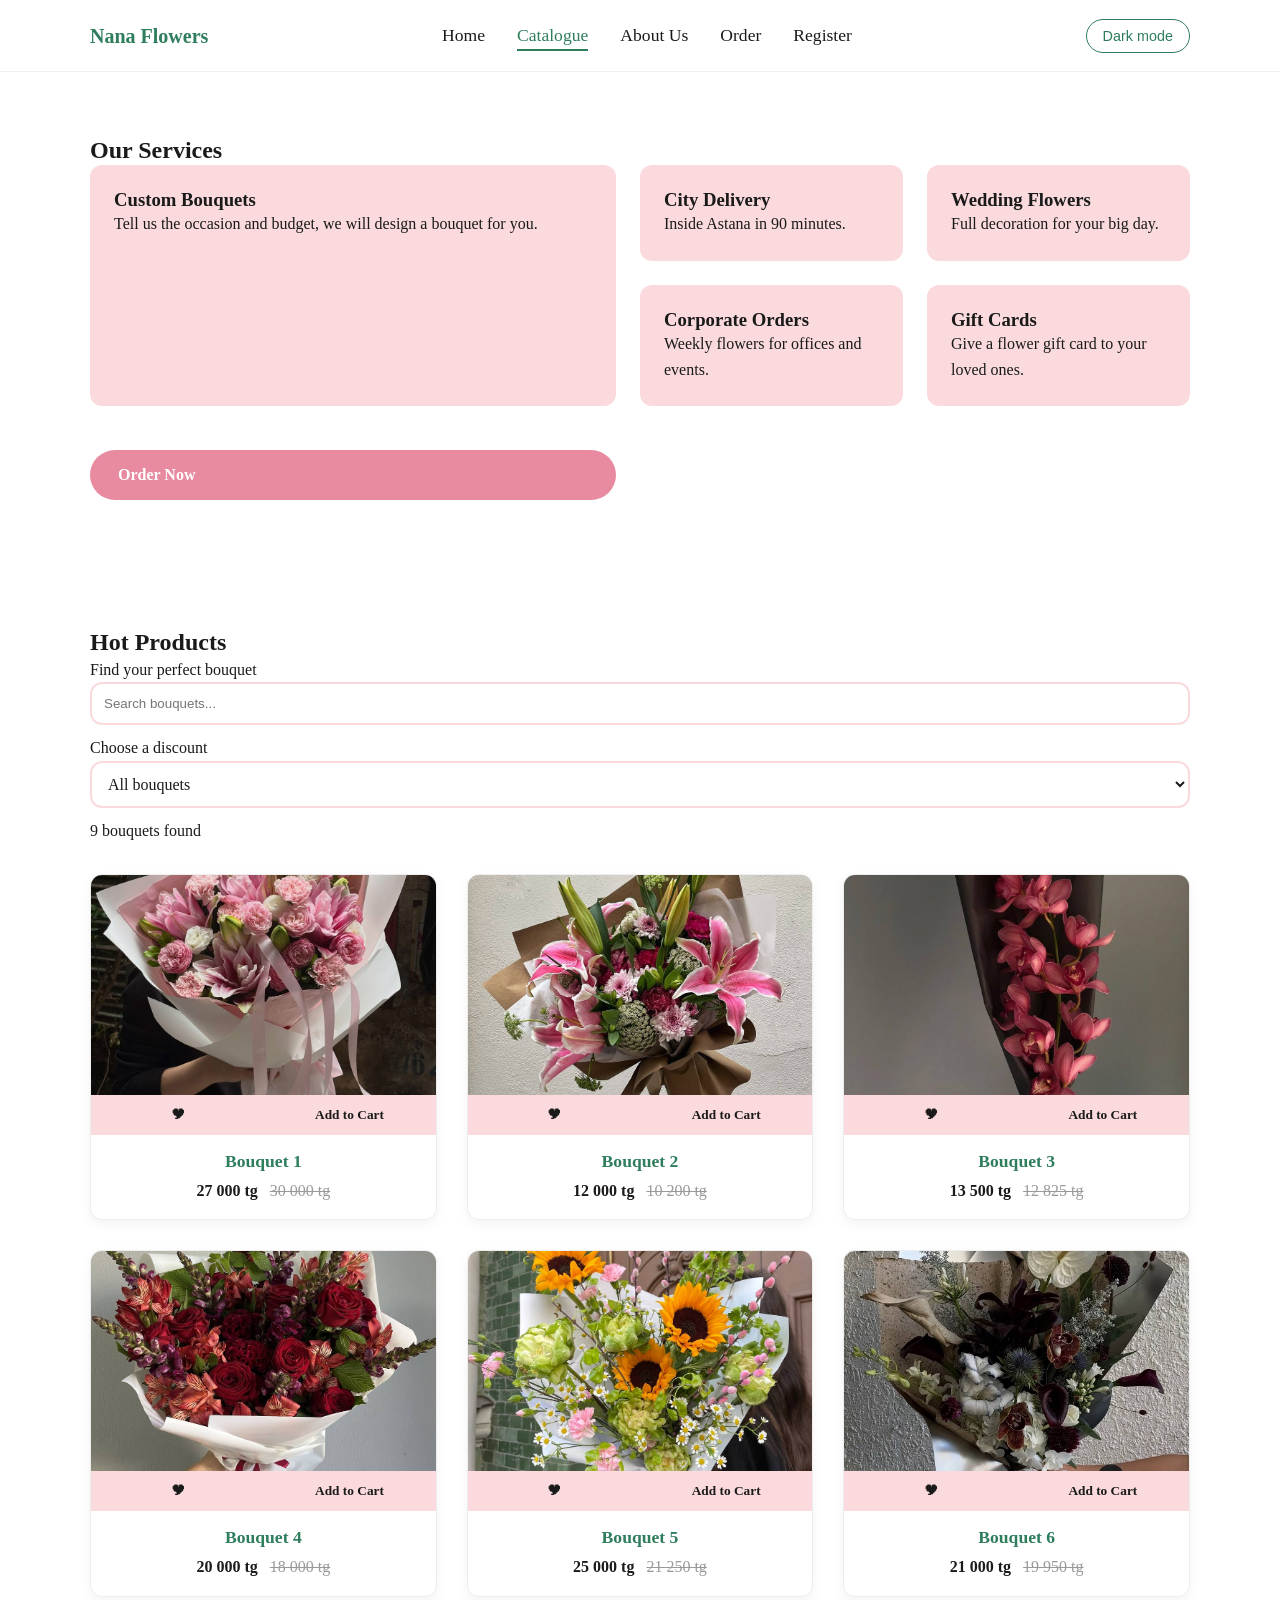
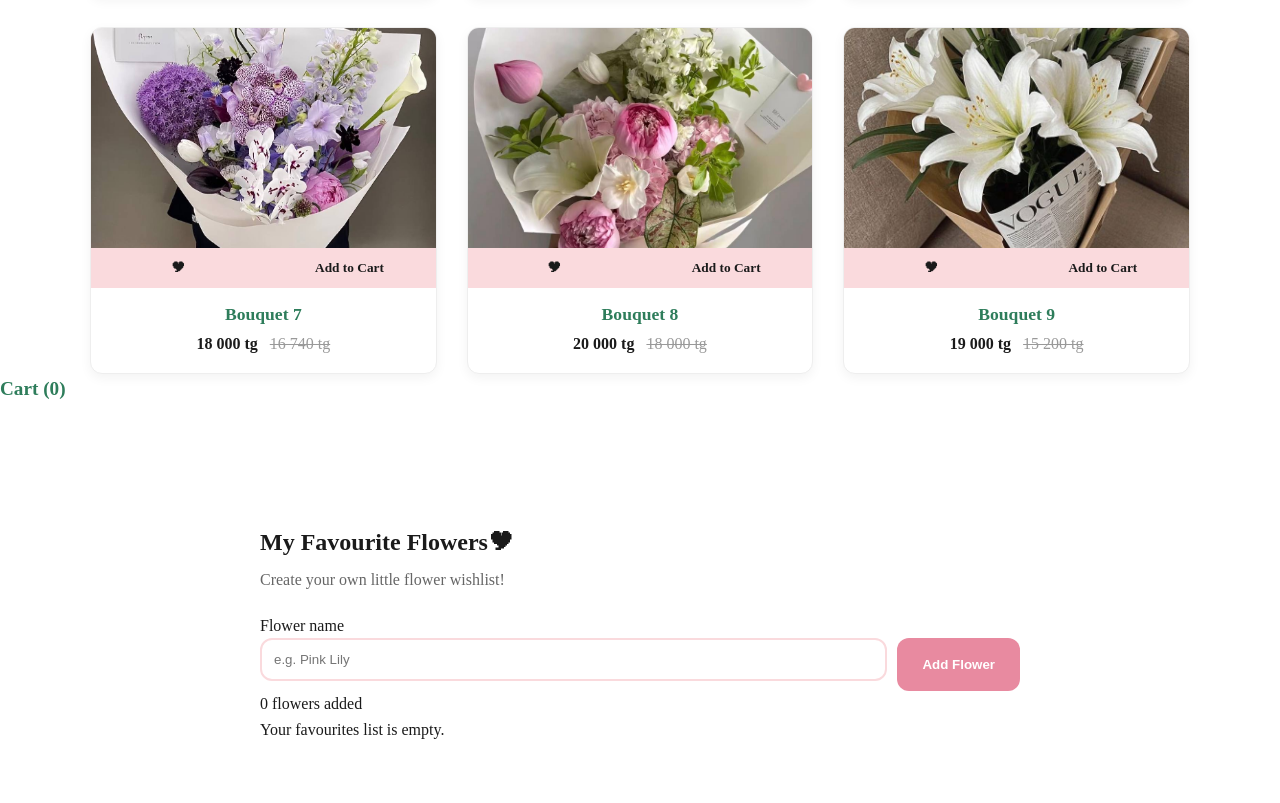
<file: services.html>
<!DOCTYPE html>
<html lang="en">
<head>
  <meta charset="UTF-8">
  <meta name="viewport" content="width=device-width, initial-scale=1.0">
  <title>Catalog Nana</title>
  <link rel="stylesheet" href="css/style.css">
  <link rel="icon" type="image/png" href="images/faviconjpg.jpg">
  <link rel="stylesheet" href="css/responsive.css">
  <script src="https://code.jquery.com/jquery-3.7.1.min.js" defer></script>
  <script src="services.js" defer></script>
</head>
<body>
    <header class="header">
        <nav class="navbar">
            <a href="index.html" class="logo">Nana Flowers</a>
            <ul class="list">
                <li><a href="index.html">Home</a></li>
                <li><a href="services.html" class="active">Catalogue</a></li>
                <li><a href="aboutus.html">About Us</a></li>
                <li><a href="contact.html">Order</a></li>
                <li><a href="register.html">Register</a></li>
            </ul>
          <button id="themeToggle" class="theme-toggle" type="button">Dark mode</button>
        </nav>
    </header>
    <section class="services">
      <div class="container">
        <h2 class="heading">Our <span>Services</span></h2>
        <div class="services-grid">
            <div class="service service-large">
                <h3>Custom Bouquets</h3>
                <p>Tell us the occasion and budget, we will design a bouquet for you.</p>
            </div>
            <div class="service">
                <h3>City Delivery</h3>
                <p>Inside Astana in 90 minutes.</p>
            </div>
            <div class="service">
                <h3>Wedding Flowers</h3>
                <p>Full decoration for your big day.</p>
            </div>
            <div class="service">
                <h3>Corporate Orders</h3>
                <p>Weekly flowers for offices and events.</p>
            </div>
            <div class="service">
                <h3>Gift Cards</h3>
                <p>Give a flower gift card to your loved ones.</p>
            </div>
          <a href="contact.html" class="order-btn">Order Now</a>
        </div>
      </div>
    </section>
  <section class="products" id="products">
  <div class="container">
    <h1 class="heading">Hot <span>Products</span></h1>
    <div class="bouquet-search">
      <label for="searchBouquet">Find your perfect bouquet</label>
      <input type="text" id="searchBouquet" placeholder="Search bouquets...">
      <label for="bouquetCategory">Choose a discount</label>
      <select id="bouquetCategory">
        <option value="all">All bouquets</option>
        <option value="10">10% discount</option>
        <option value="15">15% discount</option>
        <option value="other">Other discounts</option>
      </select>
      <p id="resultCount" aria-live="polite">9 bouquets found</p>
      <p id="noResults" hidden>No results found</p>
    </div>
    <div class="box-container">

      <div class="box" data-category="10">
        <span class="discount">-10%</span>
        <div class="image">
          <img src="images/bouquet1.jpg" alt="Bouquet 1">
           <div class="btn-group">
            <button type="button" class="button favorite-btn">&#127892;</button>
            <button class="button">Add to Cart</button>
          </div>
        </div>
        <div class="content">
          <h3>Bouquet 1</h3>
          <div class="price">27 000 tg <span>30 000 tg</span></div>
        </div>
      </div>

      <div class="box" data-category="15">
        <span class="discount">-15%</span>
        <div class="image">
          <img src="images/bouquet2.jpg" alt="Bouquet 2">
          <div class="btn-group">
            <button type="button" class="button favorite-btn">&#127892;</button>
            <button class="button">Add to Cart</button>
          </div>
        </div>
        <div class="content">
          <h3>Bouquet 2</h3>
          <div class="price">12 000 tg <span>10 200 tg</span></div>
        </div>
      </div>

      <div class="box" data-category="other">
        <span class="discount">-5%</span>
        <div class="image">
          <img src="images/bouquet3.jpg" alt="Bouquet 3">
          <div class="btn-group">
            <button type="button" class="button favorite-btn">&#127892;</button>
            <button class="button">Add to Cart</button>
          </div>
        </div>
        <div class="content">
          <h3>Bouquet 3</h3>
          <div class="price">13 500 tg <span>12 825 tg</span></div>
        </div>
      </div>

      <div class="box" data-category="10">
        <span class="discount">-10%</span>
        <div class="image">
          <img src="images/bouquet4.jpg" alt="Bouquet 4">
          <div class="btn-group">
            <button type="button" class="button favorite-btn">&#127892;</button>
            <button class="button">Add to Cart</button>
          </div>
        </div>
        <div class="content">
          <h3>Bouquet 4</h3>
          <div class="price">20 000 tg <span>18 000 tg</span></div>
        </div>
      </div>

      <div class="box" data-category="15">
        <span class="discount">-15%</span>
        <div class="image">
          <img src="images/bouquet5.jpg" alt="Bouquet 5">
          <div class="btn-group">
            <button type="button" class="button favorite-btn">&#127892;</button>
            <button class="button">Add to Cart</button>
          </div>
        </div>
        <div class="content">
          <h3>Bouquet 5</h3>
          <div class="price">25 000 tg <span>21 250 tg</span></div>
        </div>
      </div>

      <div class="box" data-category="other">
        <span class="discount">-5%</span>
        <div class="image">
          <img src="images/bouquet6.jpg" alt="Bouquet 6">
          <div class="btn-group">
            <button type="button" class="button favorite-btn">&#127892;</button>
            <button class="button">Add to Cart</button>
          </div>
        </div>
        <div class="content">
          <h3>Bouquet 6</h3>
          <div class="price">21 000 tg <span>19 950 tg</span></div>
        </div>
      </div>

      <div class="box" data-category="other">
        <span class="discount">-7%</span>
        <div class="image">
          <img src="images/bouquet7.jpg" alt="Bouquet 7">
          <div class="btn-group">
            <button type="button" class="button favorite-btn">&#127892;</button>
            <button class="button">Add to Cart</button>
          </div>
        </div>
        <div class="content">
          <h3>Bouquet 7</h3>
          <div class="price">18 000 tg <span>16 740 tg</span></div>
        </div>
      </div>

      <div class="box" data-category="10">
        <span class="discount">-10%</span>
        <div class="image">
          <img src="images/bouquet8.jpg" alt="Bouquet 8">
          <div class="btn-group">
            <button type="button" class="button favorite-btn">&#127892;</button>
            <button class="button">Add to Cart</button>
          </div>
        </div>
        <div class="content">
          <h3>Bouquet 8</h3>
          <div class="price">20 000 tg <span>18 000 tg</span></div>
        </div>
      </div>

      <div class="box" data-category="other">
        <span class="discount">-20%</span>
        <div class="image">
          <img src="images/bouquet9.jpg" alt="Bouquet 9">
          <div class="btn-group">
            <button type="button" class="button favorite-btn">&#127892;</button>
            <button class="button">Add to Cart</button>
          </div>
        </div>
        <div class="content">
          <h3>Bouquet 9</h3>
          <div class="price">19 000 tg <span>15 200 tg</span></div>
        </div>
      </div>
    </div>    
  </div>
    <div style="display: flex; justify-content: space-between; align-items: center;">
      <div id="cartCounter" style="font-weight: bold; color: #2E7D5B; font-size: 1.2rem;">Cart (0)</div>
    </div>
</section>
  <section class="favourites">
    <h2>My Favourite Flowers&#127892;</h2>
    <p class="favourites-description">Create your own little flower wishlist!</p>
    <form id="flowerForm">
      <label for="flowerInput">Flower name</label>
      <div class="flower-form-row">
        <input type="text" id="flowerInput" placeholder="e.g. Pink Lily" aria-describedby="flowerError">
        <button type="submit">Add Flower</button>
      </div>
    </form>
    <p id="flowerError" role="alert"></p>
    <p id="flowerCount" aria-live="polite">0 flowers added</p>
    <p id="emptyFavourites">Your favourites list is empty.</p>
    <ul id="flowerList"></ul>
  </section>
</body>
</html>
</file>
<file: css/style.css>
* {
  box-sizing: border-box;
  margin: 0;
  padding: 0;
}

body {
  font-family: Georgia, 'Times New Roman', Times, serif;
  color: #1A1A1A;
  background: #FFFFFF;
  line-height: 1.6;
  padding-top: 72px;
  transition: background 0.3s, color 0.3s;
}

h1, h2, h3 { font-family: Georgia, 'Times New Roman', Times, serif; line-height: 1.2; }
.container { width: min(1100px, 90%); margin: 0 auto; }



.header {
  position: fixed; top: 0; left: 0; width: 100%; height: 72px;
  background: #FFFFFF; border-bottom: 1px solid #EEEEEE; z-index: 1000;
  transition: background 0.3s, border-color 0.3s;
}

.navbar {
  display: flex; align-items: center; justify-content: space-between;
  height: 100%; width: min(1100px, 90%); margin: 0 auto;
}

.logo { 
  font-family: Georgia, 'Times New Roman', serif !important; 
  font-size: 1.25rem; 
  color: #2E7D5B; 
  text-decoration: none; 
  font-weight: bold; 
}

.list { display: flex; gap: 32px; list-style: none; }

.list a {
  font-family: Georgia, 'Times New Roman', serif !important; 
  font-size: 1.1rem !important; 
  color: #1A1A1A; 
  text-decoration: none; 
  font-weight: 500;
  padding-bottom: 4px; 
  border-bottom: 2px solid transparent; 
  transition: 0.2s;
}

.list a:hover, .list a.active { 
  color: #2E7D5B; 
  border-bottom-color: #2E7D5B; 
}


.theme-toggle {
  padding: 8px 16px; border-radius: 999px; border: 1px solid #2E7D5B;
  background: transparent; color: #2E7D5B; font-size: 0.9rem; cursor: pointer; transition: 0.2s;
}
.theme-toggle:hover { background: #2E7D5B; color: #FFF; }


.btnaccent, .primary {
  background: #E88AA0; 
  color: #FFFFFF;
  transition: 0.2s; 
  border-radius: 999px;
  text-decoration: none; 
  font-weight: bold; 
  display: inline-block;
  border: none; 
  padding: 10px 22px; 
  cursor: pointer;
}
.btnaccent:hover, .primary:hover { 
  filter: brightness(0.9); 
}

.secondary {
  background: transparent; 
  color: #2E7D5B; 
  border: 2px solid #2E7D5B;
  border-radius: 999px; 
  text-decoration: none; 
  font-weight: bold; 
  padding: 8px 20px;
}
.secondary:hover { 
  background: #2E7D5B; 
  color: #FFFFFF; 
}

.btn--accent {
  background: #E88AA0;
  color: #FFFFFF;
  transition: 0.2s; 
  border-radius: 999px;
  text-decoration: none; 
  font-weight: bold; 
  display: inline-block;
  border: none; 
  padding: 12px 28px; 
  cursor: pointer;
}

.btn--accent:hover {
  filter: brightness(0.9);
}

.btn--large {
  padding: 14px 32px;
  font-size: 1.1rem;
}


.hero { 
  display: flex; 
  align-items: center; 
  justify-content: space-between; 
  gap: 40px; 
  flex-wrap: wrap; 
}

.hero__text { 
  flex: 1 1 400px; 
}

.hero .kotik { 
  width: 120px; 
  margin-bottom: 15px; 
  display: block;
}

.hero img { 
  max-width: 450px;
  width: 100%;
  height: auto;
  border-radius: 16px; 
  box-shadow: 0 8px 24px rgba(0,0,0,0.1); 
}

.hero .actions {
  display: flex;
  gap: 15px;
  margin-top: 20px;
}

.testimonial {
  background-color: #FFF8F3;
  padding: 60px 20px;
  text-align: center;
}
.testimonial h2 {
  margin-bottom: 30px;
}
.testimonial__quote {
  max-width: 700px;
  margin: 0 auto;
  background: #FFFFFF;
  border-left: 6px solid #2E7D5B; 
  padding: 30px;
  border-radius: 12px;
  box-shadow: 0 4px 16px rgba(0,0,0,0.05);
  text-align: left;
}
.testimonial__quote blockquote p {
  font-size: 1.2rem;
  font-style: italic;
  margin-bottom: 10px;
}
.testimonial__author {
  color: #666;
  font-weight: bold;
}

.favourites {
  padding: 60px 20px;
  background-color: #FFFFFF;
  max-width: 800px;
  margin: 0 auto;
}
.favourites h2 {
  margin-bottom: 10px;
}
.favourites-description {
  color: #666;
  margin-bottom: 20px;
}
#favForm {
  display: flex;
  flex-direction: column;
  gap: 10px;
  margin-bottom: 20px;
}
.flower-form-row {
  display: flex;
  gap: 10px;
}
.flower-form-row input {
  flex: 1;
  margin-bottom: 0; 
}
.flower-form-row button {
  background: #E88AA0; 
  color: #FFF;
  border: none;
  border-radius: 12px;
  padding: 0 25px;
  font-weight: bold;
  cursor: pointer;
  transition: 0.2s;
}
.flower-form-row button:hover {
  filter: brightness(0.9);
}
#flowerList li {
  display: flex;
  justify-content: space-between;
  align-items: center;
  background: #FFFFFF;
  padding: 15px;
  border-radius: 8px;
  margin-bottom: 10px;
  border: 1px solid #FADADD;
}
#flowerList .remove-btn {
  background: #2E7D5B;
  color: white;
  border: none;
  padding: 5px 15px;
  border-radius: 8px;
  cursor: pointer;
}






.box-container {
  display: grid;
  grid-template-columns: repeat(auto-fit, minmax(280px, 1fr));
  gap: 24px;
  margin-top: 20px;
}


.box {
  background: #FFFFFF;
  border: 1px solid #FADADD;
  border-radius: 16px;
  overflow: hidden;
  box-shadow: 0 4px 16px rgba(0,0,0,0.06);
  transition: transform 0.2s;
}
.box:hover {
  transform: translateY(-4px); 
}

.image {
  position: relative;
  width: 100%;
}
.image img {
  width: 100%;
  height: 250px;
  object-fit: cover;
  display: block;
}

.btn-group {
  display: flex;
  width: 100%;
}

.btn-group .button {
  flex: 1; 
  padding: 12px;
  background: #FADADD; 
  color: #1A1A1A;
  border: none;
  font-weight: bold;
  cursor: pointer;
  transition: 0.2s;
  font-family: inherit;
}
.btn-group .button:hover {
  background: #E88AA0; 
  color: #FFFFFF;
}


.content {
  padding: 16px;
  text-align: center;
}
.content h3 {
  font-size: 1.1rem;
  margin-bottom: 6px;
  color: #2E7D5B;
}
.price {
  font-weight: bold;
  color: #1A1A1A;
}
.price span {
  color: #999;
  text-decoration: line-through;
  font-weight: normal;
  margin-left: 8px;
}


.discount {
  position: absolute;
  top: 10px;
  left: 10px;
  background: #2E7D5B;
  color: #FFFFFF; 
  padding: 4px 12px;
  border-radius: 6px;
  font-weight: bold;
  z-index: 1;
}

.order-btn {
  display: inline-block;
  margin-top: 20px;
  padding: 12px 28px;
  background: #E88AA0;
  color: #FFFFFF;
  border-radius: 999px;
  text-decoration: none;
  font-weight: bold;
  transition: 0.2s;
}
.order-btn:hover {
  filter: brightness(0.9);
}







.about, .hero { background: #FADADD; padding: 64px 0; }
.story { background: #FFFFFF; padding: 64px 0; }
.values, .benefits, .team, .contact-form-section, .contact-page, .services, .products, .testimonial { background: #FFFFFF; padding: 64px 0; }
.go, .cta { background: #2E7D5B; color: #FFFFFF; padding: 64px 0; text-align: center; }
.go h2, .cta h2 { color: #FFFFFF; margin-bottom: 8px; }
.go p, .cta p { margin-bottom: 32px; }

.eyebrow { text-transform: uppercase; letter-spacing: 2px; font-size: 0.85rem; color: #2E7D5B; margin-bottom: 8px; }
.about h1, .hero h1 { font-size: clamp(1.8rem, 4vw, 2.8rem); margin-bottom: 16px; }
.lead { font-size: 1.05rem; color: #555; max-width: 60ch; }



.valuesgrid, .benefits__grid { display: grid; grid-template-columns: repeat(auto-fit, minmax(250px, 1fr)); gap: 32px; margin-top: 32px; }
.valuecard, .benefit-card { background: #FFFFFF; padding: 32px; border-radius: 16px; box-shadow: 0 4px 16px rgba(0,0,0,0.06); border: 1px solid #FADADD; }
.valuecard h3, .benefit-card h3 { margin-bottom: 8px; color: #2E7D5B; }

.teamrow { display: flex; flex-wrap: wrap; gap: 32px; justify-content: center; margin-top: 32px; }
.teamcard { flex: 1 1 240px; max-width: 300px; text-align: center; background: #FFFFFF; padding: 32px; border-radius: 16px; box-shadow: 0 4px 16px rgba(0,0,0,0.06); border: 1px solid #FADADD; }
.teamcard img { width: 140px; height: 140px; border-radius: 50%; object-fit: cover; margin-bottom: 16px; }

.storylayout { display: grid; grid-template-columns: 1fr 1fr; gap: 40px; margin-top: 30px; }
.timeline { list-style: none; display: grid; gap: 32px; padding: 32px; border: 2px solid #FFFFFF; border-radius: 20px; }
.timelineitem { display: flex; gap: 24px; }
.timelineyear { font-size: 1.4rem; color: #2E7D5B; font-weight: bold; min-width: 70px; }
.timelineitem h3 { color: #2E7D5B; margin-bottom: 4px; }
.storyphoto img { width: 100%; height: auto; border-radius: 16px; box-shadow: 0 4px 16px rgba(0,0,0,0.1); }

.faq-question { 
  display: block; width: 100%; text-align: left; padding: 15px; 
  background: #FADADD; color: #1A1A1A; border: none; border-radius: 8px; 
  margin-top: 10px; cursor: pointer; font-weight: bold; font-size: 18px; 
}
.faq-question:hover { background: #f7c6c9; }
.faq-answer { 
  padding: 15px; 
  background: #FFFFFF; 
  border-left: 4px solid #2E7D5B; 
  margin-top: 5px; border-radius: 0 0 8px 8px; color: #1A1A1A; 
}




.services-grid { display: grid; grid-template-columns: 2fr 1fr 1fr; gap: 24px; }
.service { background: #FADADD; padding: 24px; border-radius: 12px; }
.service-large { grid-column: 1 / 2; grid-row: 1 / 3; background: #FADADD; }

.box-container { display: grid; grid-template-columns: repeat(auto-fit, minmax(280px, 1fr)); gap: 24px; }
.box { background: white; border: 1px solid #EEE; border-radius: 12px; overflow: hidden; box-shadow: 0 4px 12px rgba(0,0,0,0.05); }
.image img { width: 100%; height: 220px; object-fit: cover; }

.discount {
  position: absolute; top: 10px; left: 10px;
  background: #FADADD;
  color: #1A1A1A; padding: 4px 12px; border-radius: 6px; font-weight: bold; z-index: 1;
}


.form-control, .input-box input, .input-box textarea { width: 100%; border: 2px solid #EEEEEE; border-radius: 12px; padding: 12px 16px; font-size: 1rem; font-family: inherit; background: #FFF; color: #1A1A1A; transition: 0.2s; }
.form-control:focus, .input-box input:focus { border-color: #2E7D5B; outline: none; }
.success-message { margin-top: 24px; padding: 16px 20px; background: #D4F4DD; color: #1F5A40; border-radius: 12px; font-weight: bold; text-align: center; }
.bouquet-search input, .bouquet-search select, .welcome-form input, .flower-form-row input { width: 100%; padding: 12px; border: 2px solid #FADADD; border-radius: 12px; margin-bottom: 10px; }


.contact-page {
    max-width: 1100px;
    margin: 0 auto;
    padding: 64px 20px;
}


.contact-wrapper {
    display: grid;
    grid-template-columns: 1fr 1.5fr;
    gap: 40px;
    margin-top: 20px;
}

.contact-info-card {
    background: white;
    padding: 30px;
    border-radius: 16px;
    border: 1px solid #FADADD;
}

.contact-info-card h1 {
  color: #2E7D5B;
  font-size: 2.2rem;
  margin-bottom: 10px;
}

.contact-info-card .card-subtitle {
  color: #6B6B6B;
  font-size: 0.95rem;
  margin-bottom: 30px;
}

.contact-item {
  display: flex;
  align-items: center;
  gap: 15px;
  margin-bottom: 20px;
  background: #FFFFFF;
  padding: 15px;
  border-radius: 12px;
  box-shadow: 0 2px 8px rgba(0,0,0,0.03);
}

.contact-item i {
  font-size: 1.2rem;
  color: #2E7D5B;
}

.contact-item h3 {
  font-size: 0.9rem;
  margin: 0;
  color: #1A1A1A;
}

.contact-item p {
  font-size: 0.9rem;
  margin: 0;
  color: #6B6B6B;
}

.contact-form-card {
    background: #FFFFFF;
    padding: 30px;
    border-radius: 16px;
    border: 1px solid #FADADD;
    box-shadow: 0 4px 16px rgba(0,0,0,0.05);
}

.contact-form-card h2 {
  color: #2E7D5B;
  font-size: 1.8rem;
  margin-bottom: 5px;
}

.contact-form-card .subtitle {
  color: #6B6B6B;
  font-size: 0.95rem;
  margin-bottom: 15px;
}

.contact-form-card .divider {
  width: 100%;
  height: 3px;
  background: #FADADD;
  border-radius: 2px;
  margin-bottom: 25px;
}

.input-box {
  margin-bottom: 15px;
}
.input-box label {
  font-weight: bold;
  font-size: 0.9rem;
  margin-bottom: 5px;
  display: block;
}
.input-box input, 
.input-box textarea {
  width: 100%;
  border: 2px solid #EEEEEE;
  border-radius: 12px;
  padding: 12px 16px;
  font-family: inherit;
  font-size: 1rem;
}
.input-box input:focus, 
.input-box textarea:focus {
  border-color: #2E7D5B;
  outline: none;
}

.btn-send-main {
  background: #E88AA0;
  color: #FFFFFF;
  border: none;
  border-radius: 999px;
  padding: 14px 44px;
  font-size: 1rem;
  font-weight: bold;
  cursor: pointer;
  transition: 0.2s;
  width: 100%;
}
.btn-send-main:hover {
  filter: brightness(0.9);
}

.contact-form-card .bg-white {
  background: #FADADD !important; 
  border: none !important;
  border-radius: 12px !important;
}
.contact-form-card .bg-white h4 {
  color: #1A1A1A;
}
#task0Btn {
  background: #2E7D5B !important; 
  color: #FFFFFF !important;
  border: none !important;
  padding: 8px 16px !important;
  border-radius: 8px !important;
  margin-top: 10px;
  cursor: pointer;
}

body.dark-theme .contact-info-card,
body.dark-theme .contact-form-card {
    background-color: #1E1E1E !important;
    border-color: #333 !important;
}

body.dark-theme .contact-form-card .bg-white {
    background-color: #2A2A2A !important;
    border-color: #444 !important;
}
body.dark-theme .contact-form-card .bg-white h4,
body.dark-theme .contact-form-card .bg-white p {
    color: #F1F1F1 !important;
}
.btn-send-main {
    background-color: #2E7D5B;
    color: white;
    border: none;
    padding: 12px 24px;
    border-radius: 8px;
    width: 100%;
    font-weight: bold;
    cursor: pointer;
    transition: 0.2s;
}
.btn-send-main:hover {
    filter: brightness(0.9);
}

body.dark-theme .btn-send-main {
    background-color: #7ED9A8 !important;
    color: #121212 !important;
}
body.dark-theme .contact-item h3,
body.dark-theme .contact-item p {
    color: #1A1A1A !important; 
}




.site-footer { background: #1F5A40; color: #FFFFFF; padding: 48px 20px 32px; }
.footer__columns { max-width: 1100px; margin: 0 auto; display: grid; grid-template-columns: repeat(3, 1fr); gap: 40px; }
.footer__col h3 { color: #FFFFFF; margin-bottom: 12px; font-size: 1.1rem; }
.footer__col a, .footer__col p { color: #D9F0E5; text-decoration: none; }
.footer__col a:hover { color: #F4A62A; }

body.dark-theme .bouquet-search label,
body.dark-theme .bouquet-search p,
body.dark-theme #resultCount,
body.dark-theme #noResults,
body.dark-theme #flowerCount,
body.dark-theme #emptyFavourites,
body.dark-theme .favourites-description {
    color: #D1D1D1 !important;
}

body.dark-theme .bouquet-search input::placeholder,
body.dark-theme #flowerInput::placeholder {
    color: #9A9A9A !important;
}

body.dark-theme .btn-group .button {
    background-color: #2E2E2E !important;
    color: #F1F1F1 !important;
}
body.dark-theme .btn-group .button:hover {
    background-color: #E88AA0 !important;
    color: #121212 !important;
}
body.dark-theme #flowerForm label,
body.dark-theme #flowerForm button {
    color: #F1F1F1;
}
body.dark-theme .flower-form-row button {
    background-color: #E88AA0 !important;
    color: #121212 !important;
}
body.dark-theme #flowerList li {
    background-color: #2A2A2A !important;
    border-color: #444 !important;
    color: #F1F1F1 !important;
}
body.dark-theme #flowerList .remove-btn {
    background-color: #7ED9A8 !important;
    color: #121212 !important;
}

body.dark-theme .box .discount {
    background-color: #FADADD !important;
    color: #121212 !important; 
    font-weight: bold;         
}

body.dark-theme .order-btn {
    background-color: #E88AA0 !important;
    color: #121212 !important;
}



body.dark-theme { 
    background-color: #121212 !important; 
    color: #F1F1F1 !important; 
}

body.dark-theme .header { 
    background-color: #1E1E1E !important; 
    border-bottom-color: #333 !important; 
}
body.dark-theme .logo { 
    color: #7ED9A8 !important; 
}
body.dark-theme .list a { 
    color: #F1F1F1 !important; 
}
body.dark-theme .list a:hover, 
body.dark-theme .list a.active { 
    color: #7ED9A8 !important; 
    border-bottom-color: #7ED9A8 !important; 
}
body.dark-theme .theme-toggle { 
    color: #7ED9A8 !important; 
    border-color: #7ED9A8 !important; 
}

body.dark-theme .about,
body.dark-theme .hero,
body.dark-theme .story,
body.dark-theme .values,
body.dark-theme .team,
body.dark-theme .benefits,
body.dark-theme .testimonial,
body.dark-theme .contact-form-section,
body.dark-theme .contact-page,
body.dark-theme .services,
body.dark-theme .products,
body.dark-theme .favourites { 
    background-color: #181818 !important; 
}

body.dark-theme .valuecard, 
body.dark-theme .teamcard,
body.dark-theme .benefit-card,
body.dark-theme .service,
body.dark-theme .box,
body.dark-theme .faq-answer,
body.dark-theme .contact-form-card,
body.dark-theme .contact-info-card { 
    background-color: #1E1E1E !important; 
    border-color: #333 !important; 
    box-shadow: 0 4px 16px rgba(0,0,0,0.5) !important;
}

body.dark-theme h1, 
body.dark-theme h2, 
body.dark-theme h3, 
body.dark-theme .eyebrow,
body.dark-theme .price,
body.dark-theme .timelineyear { 
    color: #7ED9A8 !important; 
}

body.dark-theme p, 
body.dark-theme span:not(.valueicon), 
body.dark-theme label, 
body.dark-theme .lead,
body.dark-theme .card-subtitle { 
    color: #D1D1D1 !important; 
}

body.dark-theme .form-control, 
body.dark-theme .input-box input, 
body.dark-theme .input-box textarea,
body.dark-theme .bouquet-search input, 
body.dark-theme .bouquet-search select,
body.dark-theme .welcome-form input, 
body.dark-theme .flower-form-row input { 
    background-color: #2A2A2A !important; 
    color: #FFFFFF !important; 
    border-color: #444 !important; 
}

body.dark-theme .faq-question { 
    background-color: #2A2A2A !important; 
    color: #FFFFFF !important; 
    border: 1px solid #444 !important;
}

body.dark-theme .btnaccent, 
body.dark-theme .primary { 
    background-color: #E88AA0 !important; 
    color: #121212 !important; 
}
body.dark-theme .go, 
body.dark-theme .cta,
body.dark-theme .site-footer { 
    background-color: #0F291E !important;
}

section.products .box-container {
    display: grid !important;
    grid-template-columns: repeat(3, 1fr) !important;
    gap: 30px !important;
    margin-top: 30px;
}
body.dark-theme .discount,
body.dark-theme span.discount,
body.dark-theme .box .discount {
    background-color: #FADADD !important;
    color: #1A1A1A !important;
    text-decoration: none !important;
}

body.dark-theme .error-text {
    color: #FF6B6B !important; 
}
select {
    width: 100%;
    border: 2px solid #EEEEEE;
    border-radius: 12px;
    padding: 12px 16px;
    font-family: inherit;
    font-size: 1rem;
    background-color: #FFF;
    color: #1A1A1A;
    outline: none;
    cursor: pointer;
    transition: 0.2s;
}

select:focus {
    border-color: #2E7D5B;
}

.form-check-input:checked {
    background-color: #2E7D5B;
    border-color: #2E7D5B;
}

.form-check-input:focus {
    border-color: #2E7D5B;
    box-shadow: 0 0 0 0.25rem rgba(46, 125, 91, 0.25);
}

body.dark-theme select {
    background-color: #2A2A2A !important;
    color: #FFFFFF !important;
    border-color: #444 !important;
}

body.dark-theme select option {
    background-color: #2A2A2A;
    color: #FFFFFF;
}

body.dark-theme .form-check-label {
    color: #D1D1D1 !important;
}

body.dark-theme .form-check-input {
    background-color: #2A2A2A;
    border-color: #444;
}

body.dark-theme .form-check-input:checked {
    background-color: #7ED9A8;
    border-color: #7ED9A8;
}

body.dark-theme .btn-outline-secondary {
    color: #D1D1D1;
    border-color: #D1D1D1;
}

body.dark-theme .btn-outline-secondary:hover {
    background-color: #D1D1D1;
    color: #121212;
}
.custom-radio-group,
.custom-checkbox-group {
    display: flex;
    flex-wrap: wrap;
    gap: 15px;
}

.custom-check {
    display: flex;
    align-items: center;
    gap: 8px;
    margin-bottom: 0;
    padding-left: 0;
}

.custom-check .form-check-input {
    float: none;
    margin-left: 0;
    width: 20px;
    height: 20px;
    cursor: pointer;
    border: 2px solid #ccc;
    background-color: #fff;
    flex-shrink: 0;
}

.custom-check .form-check-label {
    cursor: pointer;
    font-size: 1rem;
    color: #1A1A1A;
    margin-top: 2px;
}

.form-check-input:checked {
    background-color: #2E7D5B;
    border-color: #2E7D5B;
}

.form-check-input:focus {
    border-color: #2E7D5B;
    box-shadow: 0 0 0 0.25rem rgba(46, 125, 91, 0.25);
}

.custom-select {
    width: 100%;
    border: 2px solid #EEEEEE;
    border-radius: 12px;
    padding: 12px 16px;
    font-family: inherit;
    font-size: 1rem;
    background-color: #FFF;
    color: #1A1A1A;
    cursor: pointer;
    transition: 0.2s;
}

.custom-select:focus {
    border-color: #2E7D5B;
    outline: none;
}

body.dark-theme .custom-select {
    background-color: #2A2A2A !important;
    color: #FFFFFF !important;
    border-color: #444 !important;
}

body.dark-theme .custom-select option {
    background-color: #2A2A2A;
    color: #FFFFFF;
}

body.dark-theme .custom-check .form-check-label {
    color: #D1D1D1 !important;
}

body.dark-theme .custom-check .form-check-input {
    background-color: #2A2A2A;
    border-color: #444;
}

body.dark-theme .custom-check .form-check-input:checked {
    background-color: #7ED9A8;
    border-color: #7ED9A8;
}

@media (max-width: 576px) {
    .custom-radio-group,
    .custom-checkbox-group {
        flex-direction: column;
        gap: 10px;
    }
}
body.dark-theme .form-control,
body.dark-theme .input-box input {
    background-color: #2A2A2A !important;
    color: #FFFFFF !important;
    border-color: #444 !important;
}

body.dark-theme .form-control::placeholder,
body.dark-theme .input-box input::placeholder {
    color: #A0A0A0 !important;
}

body.dark-theme .form-check-input {
    background-color: #2A2A2A !important;
    border: 2px solid #555 !important;
}

body.dark-theme .form-check-input:checked {
    background-color: #7ED9A8 !important;
    border-color: #7ED9A8 !important;
}

body.dark-theme .custom-check {
    align-items: center;
}
</file>
<file: css/responsive.css>
@media (max-width: 992px) {
  .hero { 
    flex-direction: column; 
    text-align: center; 
    padding: 40px 20px;
  }
  .hero .actions { 
    justify-content: center; 
  }
  .hero img {
    max-width: 80%; 
    margin-top: 20px;
  }
  
  .box-container {
    grid-template-columns: repeat(2, 1fr);
  }
  
  .storylayout { 
    grid-template-columns: 1fr; 
    gap: 32px; 
  }
  .storyphoto { 
    order: -1; 
  }
  
  .valuesgrid { 
    grid-template-columns: repeat(2, 1fr); 
  }
  .footer__columns { 
    grid-template-columns: repeat(2, 1fr); 
  }
  
  .contact-wrapper { 
    grid-template-columns: 1fr !important; 
    gap: 30px !important; 
  }
   section.products .box-container {
    grid-template-columns: repeat(2, 1fr) !important;
  }
}

@media (max-width: 768px) {
  body { 
    padding-top: 0; 
  }
  

  .header { 
    position: relative; 
    height: auto; 
    padding: 15px 0; 
  }
  .navbar { 
    flex-direction: column; 
    gap: 15px; 
  }
  .list { 
    flex-direction: row; 
    flex-wrap: wrap; 
    justify-content: center; 
    gap: 15px; 
  }
  

  .about, .story, .values, .team, .go, .cta, .contact-page, .services, .products, .benefits { 
    padding: 40px 15px; 
  }
  

  .benefits__grid,
  .box-container { 
    grid-template-columns: 1fr !important; 
  }
  

  .services-grid { 
    display: flex;
    flex-direction: column;
  }

  section.products .box-container {
    grid-template-columns: 1fr !important;
    gap: 20px !important;
  }
  .btn-group .button {
    font-size: 0.9rem;
    padding: 10px 5px;
  }

  .timeline { 
    padding: 20px; 
    gap: 20px; 
  }
  .timelineitem { 
    flex-direction: column; 
    gap: 10px; 
  }
  
  .valuesgrid { 
    grid-template-columns: 1fr; 
  }
  .teamrow { 
    flex-direction: column; 
    align-items: center; 
  }
  
  .footer__columns { 
    grid-template-columns: 1fr; 
    text-align: center; 
  }
  
  .contact-wrapper { 
    display: block !important; 
    width: 100% !important; 
  }
  .contact-form-card, .contact-info-card { 
    width: 100% !important; 
    margin-bottom: 20px !important; 
  }
  .contact-form-section .btnaccent, #contactForm button[type="submit"] { 
    width: 100% !important; 
  }
}



@media (max-width: 992px) {
  .contact-wrapper {
    grid-template-columns: 1fr; 
    gap: 30px;
  }
}


@media (max-width: 768px) {
  .contact-wrapper {
    display: block !important; 
    width: 100% !important;
  }


  .contact-info-card, 
  .contact-form-card {
    width: 100% !important;
    margin-bottom: 20px;
    padding: 25px 20px;
  }

  .btn-send-main,
  #task0Btn {
    width: 100% !important;
    text-align: center;
  }
}

@media (max-width: 768px) {
  .contact-form-card.p-4 {
    padding: 20px 15px !important;
  }
  .d-flex.gap-2 {
    flex-direction: column !important;
    gap: 10px !important;
  }
 
  .btn-primary, .btn-outline-secondary {
    width: 100% !important;
    margin: 0 !important;
  }
}
</file>
